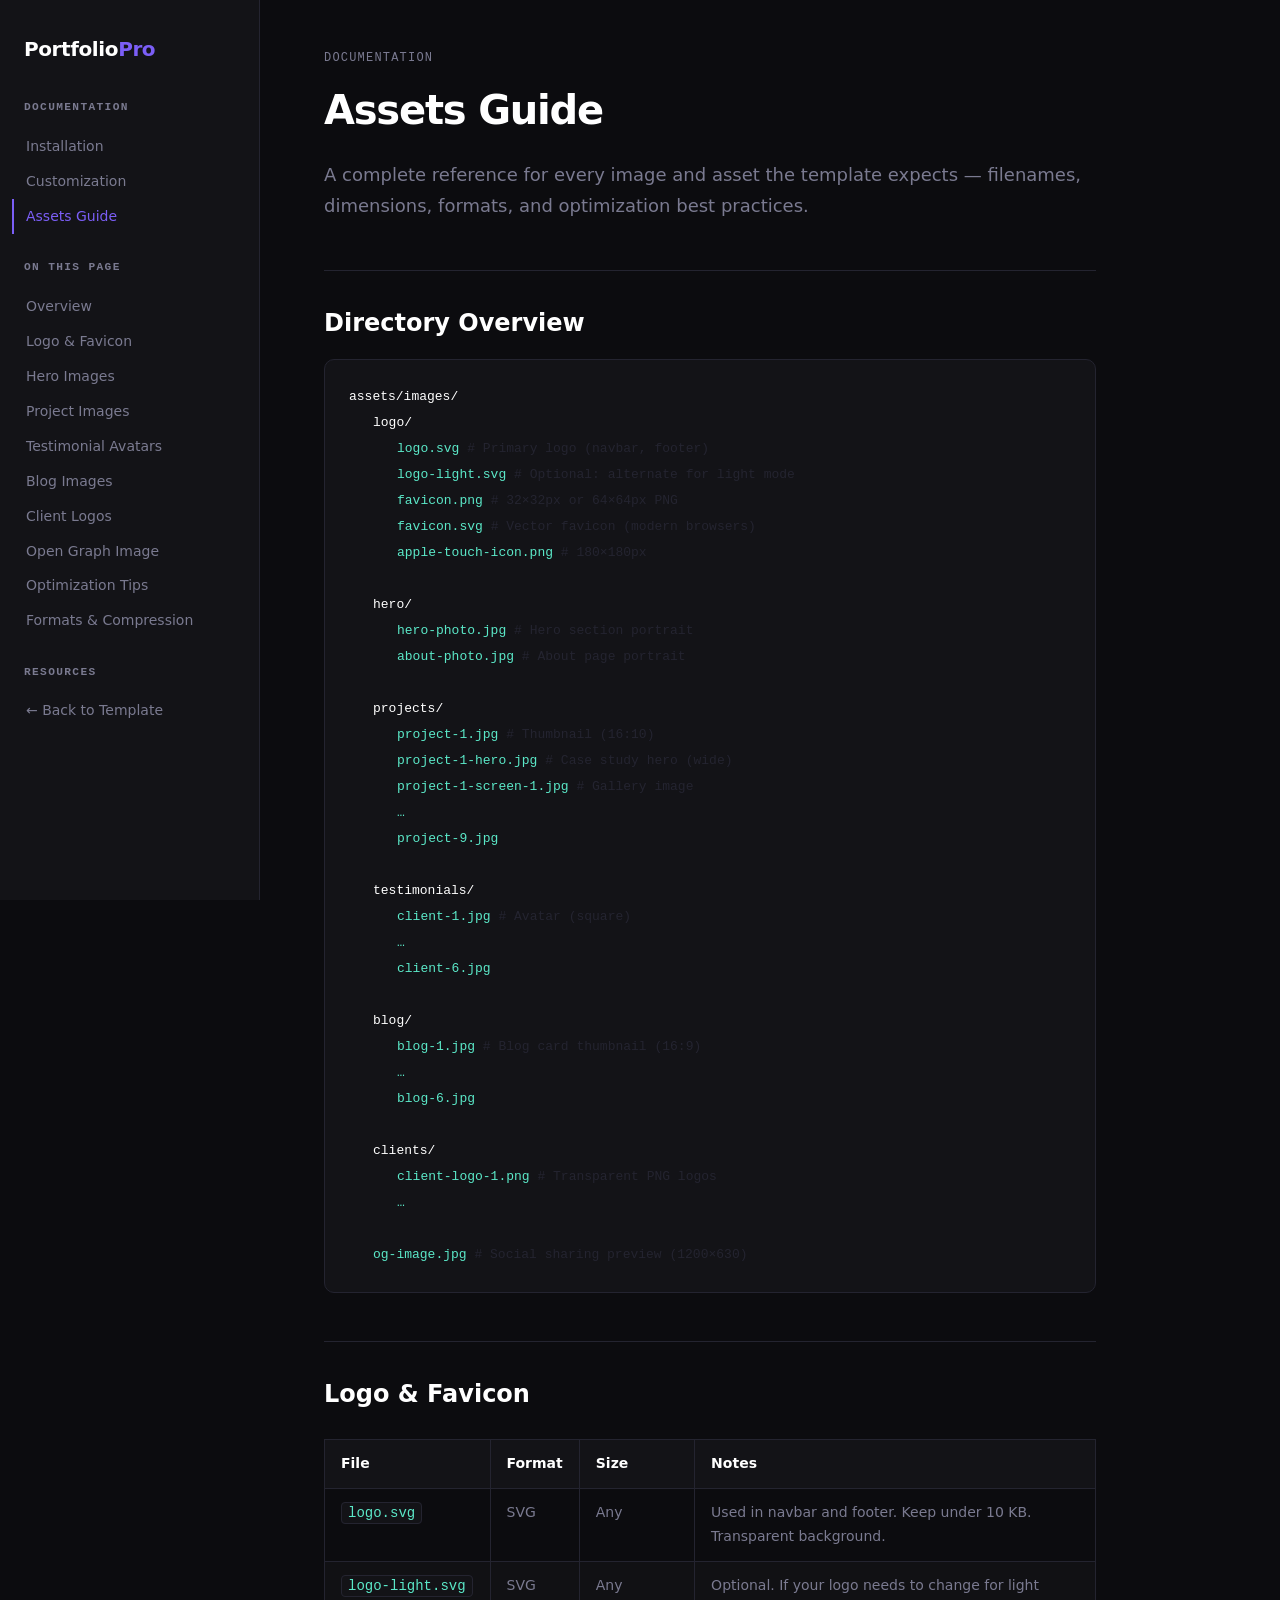
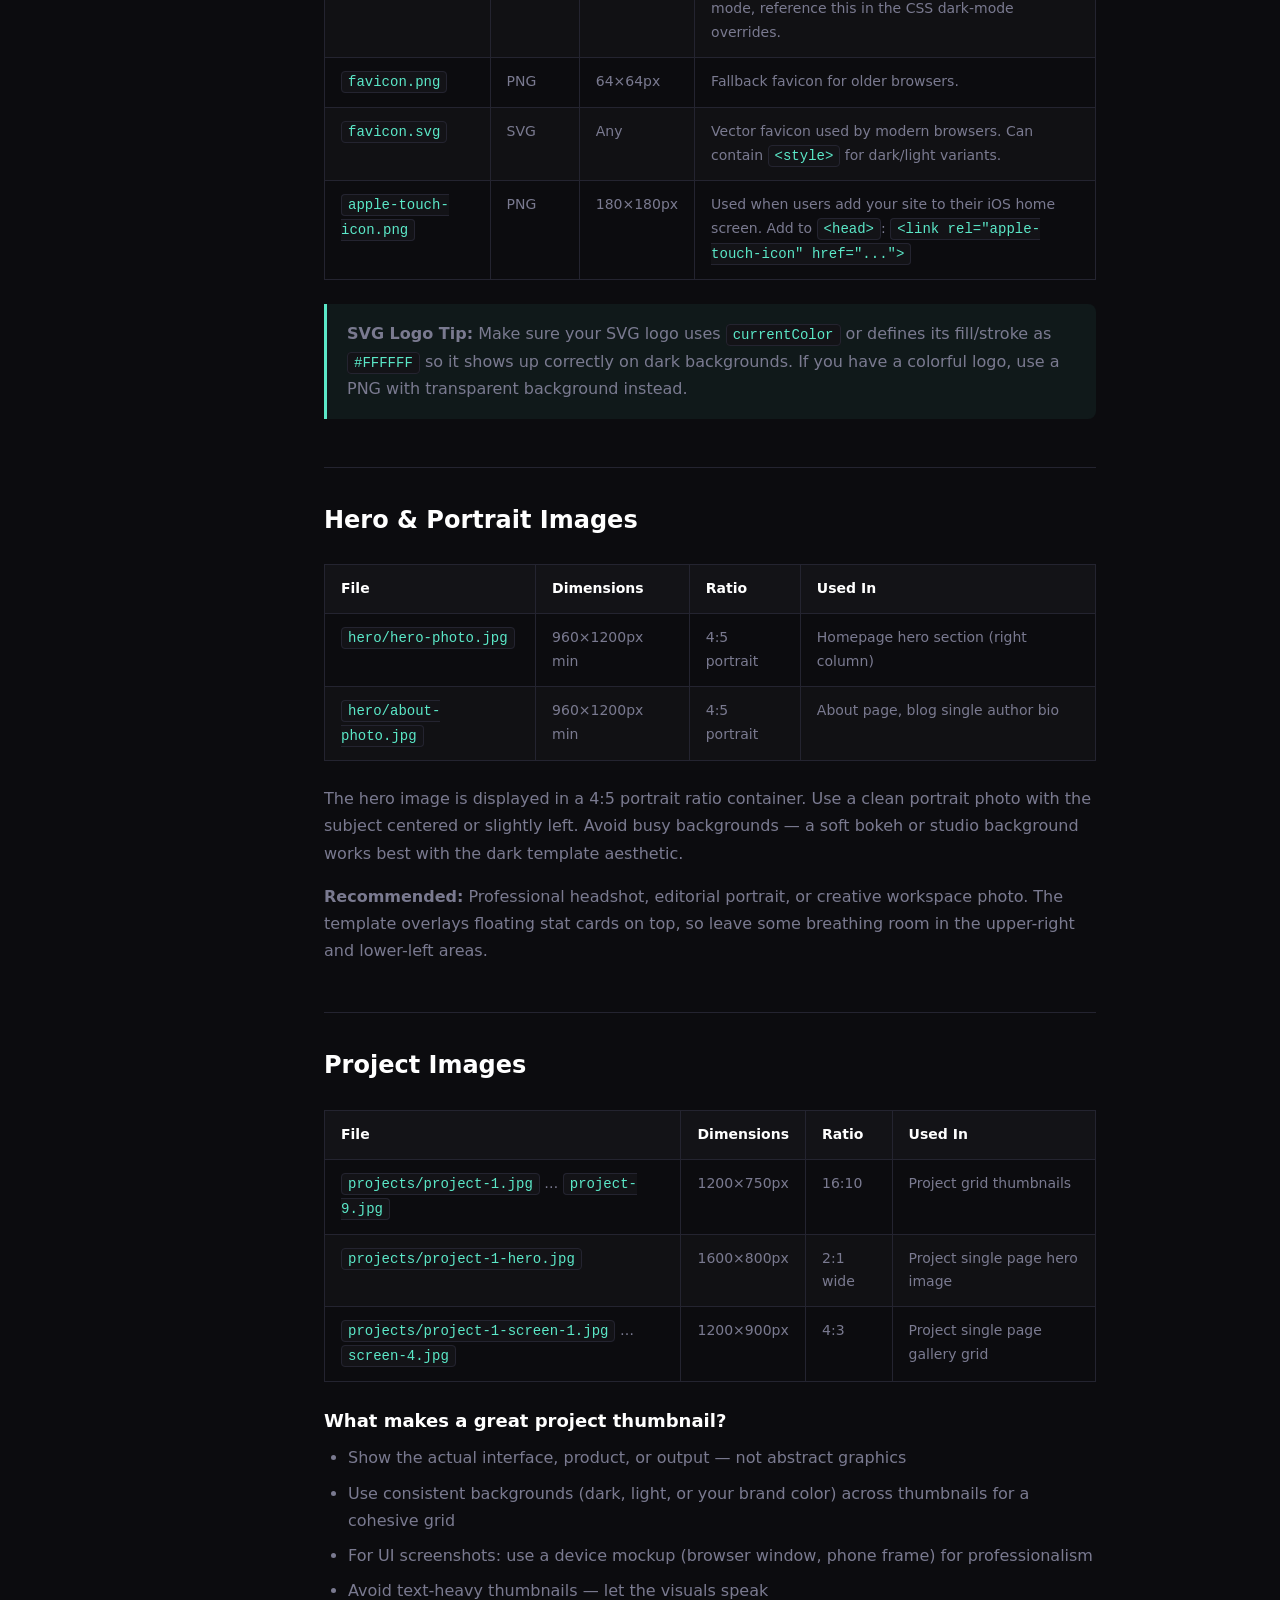
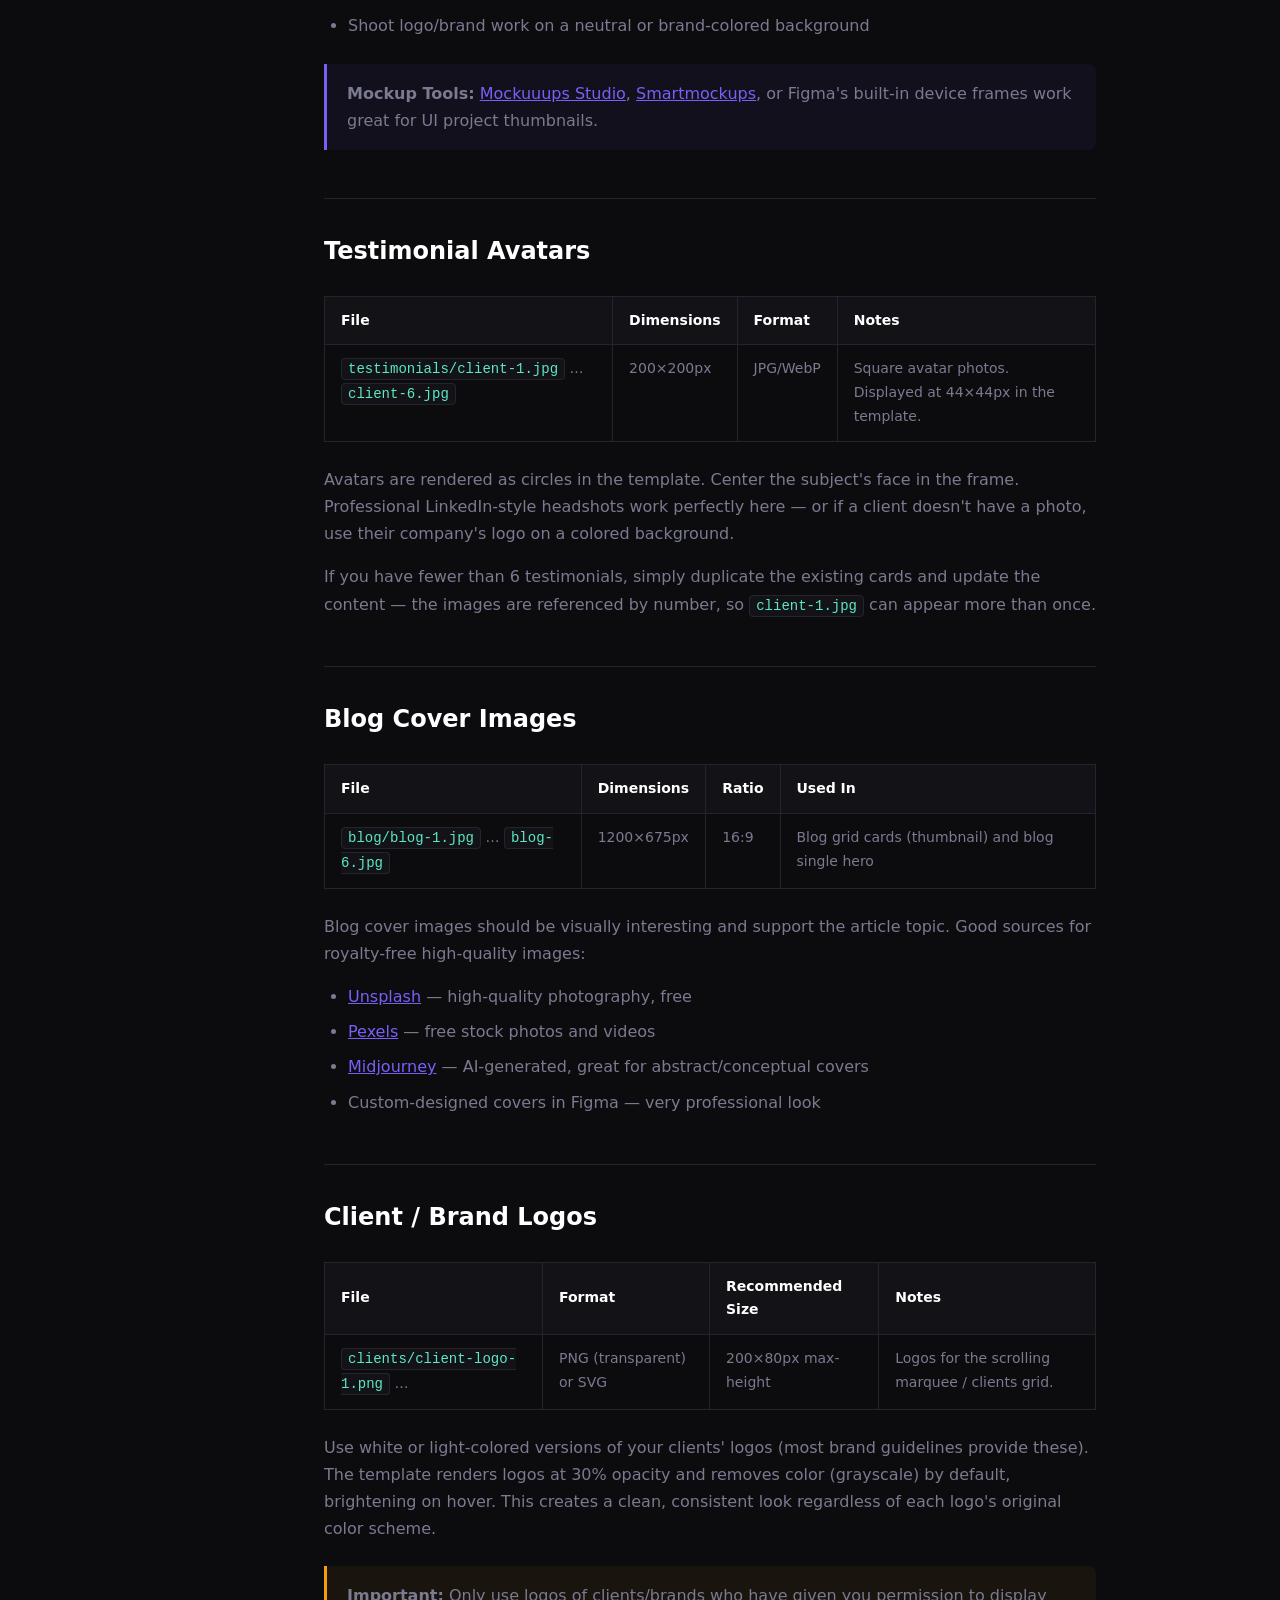
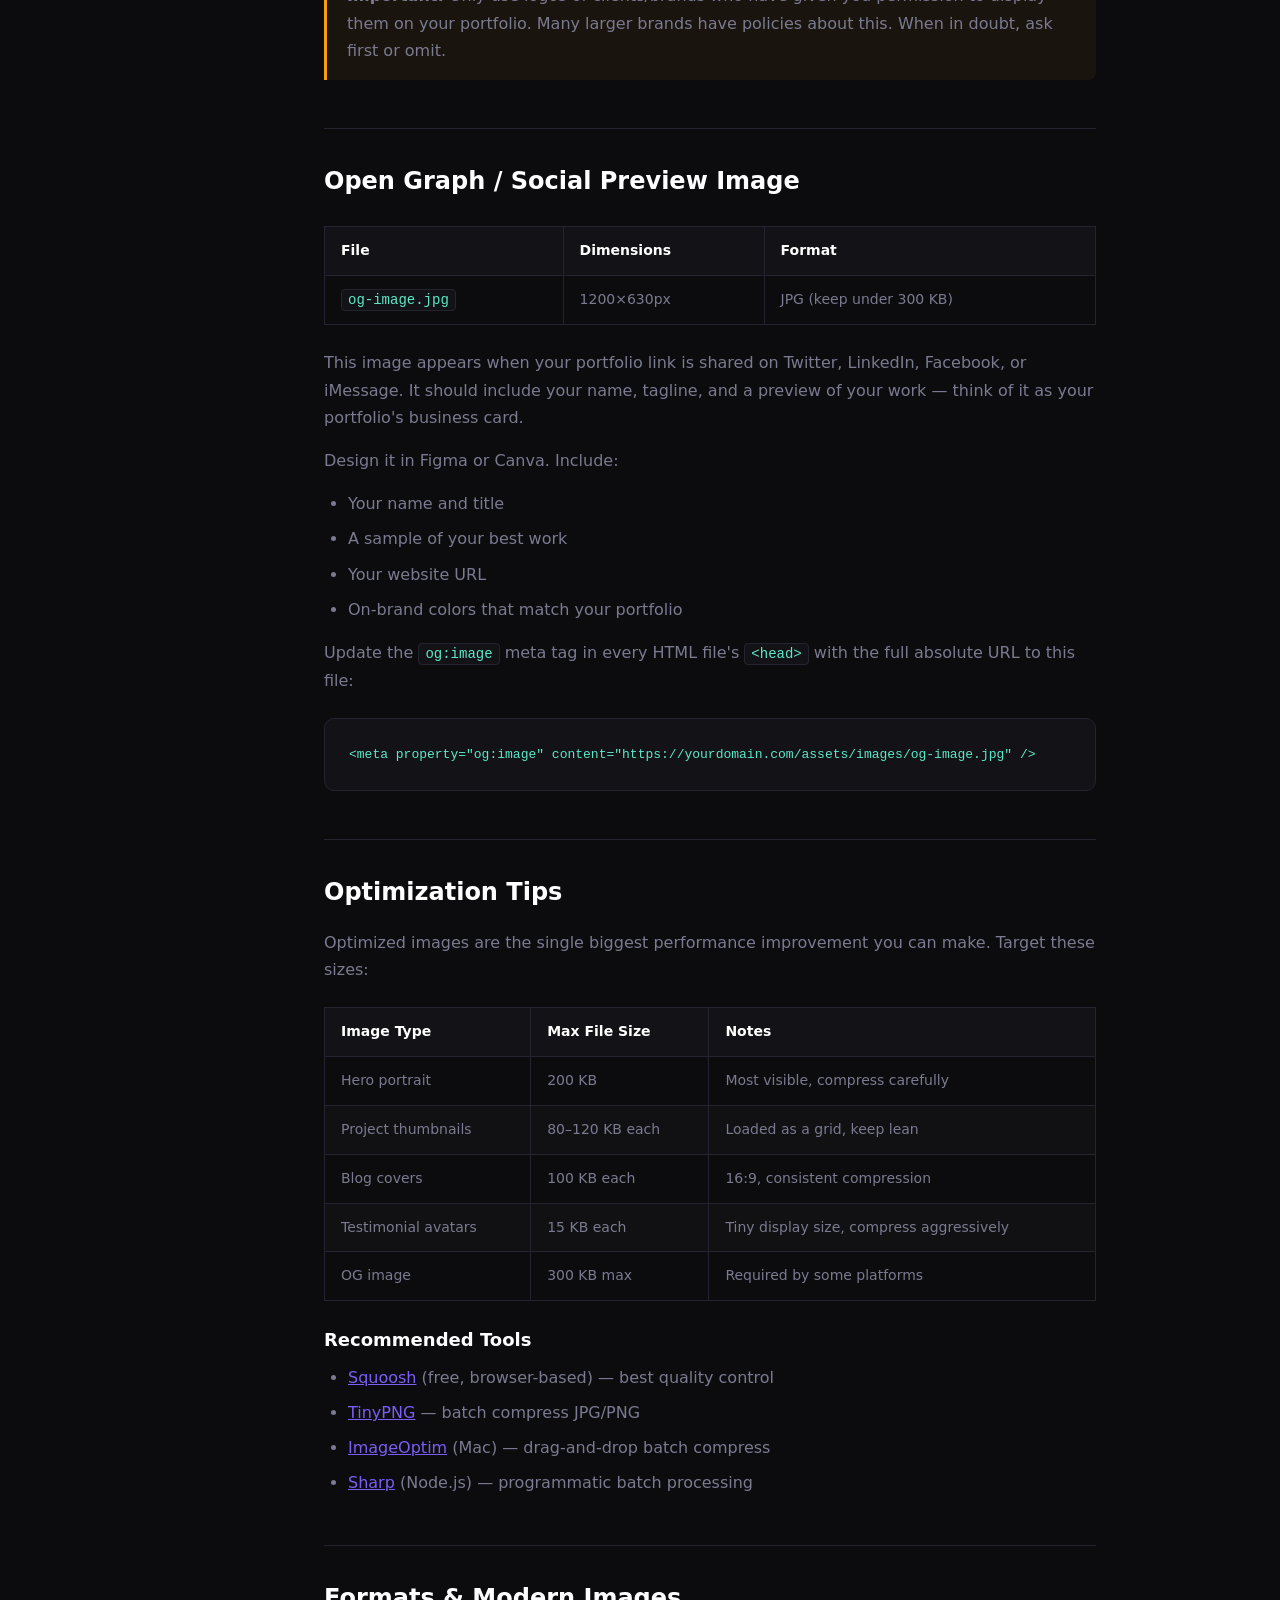
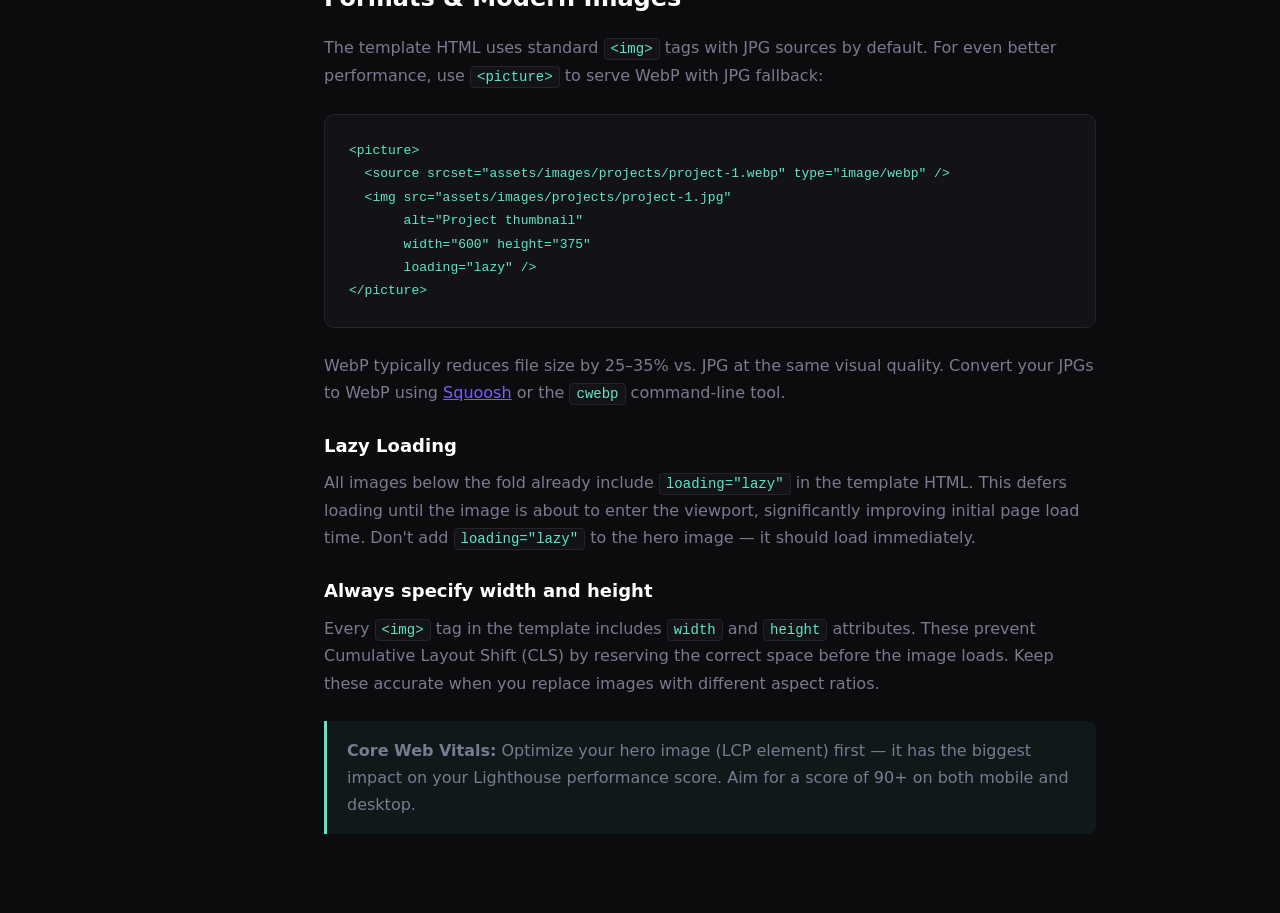
<file: portfolio-pro-template/documentation/assets-guide.html>
<!DOCTYPE html>
<html lang="en">
<head>
  <meta charset="UTF-8" />
  <meta name="viewport" content="width=device-width, initial-scale=1.0" />
  <title>Assets Guide — Portfolio Pro Template</title>
  <style>
    :root{--bg:#0C0C0F;--surface:#131317;--border:#242430;--accent:#7B5EF6;--accent2:#5BE8C8;--text:#E8E8F0;--muted:#7A7A90;--white:#fff;--mono:'JetBrains Mono','Fira Code',monospace;--sans:'Inter',system-ui,sans-serif;}
    *{box-sizing:border-box;margin:0;padding:0;}
    body{background:var(--bg);color:var(--text);font-family:var(--sans);line-height:1.7;}
    a{color:var(--accent);}
    .layout{display:flex;min-height:100vh;}
    .sidebar{width:260px;flex-shrink:0;background:var(--surface);border-right:1px solid var(--border);padding:2rem 1.5rem;position:sticky;top:0;height:100vh;overflow-y:auto;}
    .sidebar-logo{font-size:1.25rem;font-weight:800;color:var(--white);margin-bottom:2rem;letter-spacing:-.02em;}
    .sidebar-logo span{color:var(--accent);}
    .sidebar-section{margin-bottom:1.5rem;}
    .sidebar-section h4{font-size:.7rem;text-transform:uppercase;letter-spacing:.12em;color:var(--muted);margin-bottom:.75rem;font-family:var(--mono);}
    .sidebar-section a{display:block;font-size:.875rem;color:var(--muted);padding:.35rem 0;text-decoration:none;transition:color .2s;border-left:2px solid transparent;padding-left:.75rem;margin-left:-.75rem;}
    .sidebar-section a:hover,.sidebar-section a.active{color:var(--accent);border-left-color:var(--accent);}
    .content{flex:1;padding:3rem 4rem;max-width:900px;}
    h1{font-size:2.5rem;font-weight:800;color:var(--white);margin-bottom:1rem;letter-spacing:-.03em;}
    h2{font-size:1.5rem;font-weight:700;color:var(--white);margin:3rem 0 1rem;padding-top:2rem;border-top:1px solid var(--border);}
    h3{font-size:1.125rem;font-weight:600;color:var(--white);margin:1.5rem 0 .5rem;}
    p{color:var(--muted);margin-bottom:1rem;}
    ul,ol{color:var(--muted);padding-left:1.5rem;margin-bottom:1rem;}
    li{margin-bottom:.5rem;}
    code{font-family:var(--mono);font-size:.875rem;background:var(--surface);border:1px solid var(--border);border-radius:4px;padding:2px 6px;color:var(--accent2);}
    pre{background:var(--surface);border:1px solid var(--border);border-radius:10px;padding:1.5rem;overflow-x:auto;margin:1.5rem 0;}
    pre code{background:none;border:none;padding:0;color:var(--accent2);font-size:.8125rem;line-height:1.8;}
    .callout{border-left:3px solid var(--accent);background:rgba(123,94,246,.06);border-radius:0 8px 8px 0;padding:1rem 1.25rem;margin:1.5rem 0;}
    .callout p{margin:0;}
    .callout.tip{border-color:var(--accent2);background:rgba(91,232,200,.06);}
    .callout.warn{border-color:#f59e0b;background:rgba(245,158,11,.06);}
    table{width:100%;border-collapse:collapse;margin:1.5rem 0;font-size:.875rem;}
    th{background:var(--surface);color:var(--white);padding:.75rem 1rem;text-align:left;border:1px solid var(--border);}
    td{padding:.75rem 1rem;border:1px solid var(--border);color:var(--muted);vertical-align:top;}
    tr:nth-child(even) td{background:rgba(255,255,255,.02);}
    .file-tree{background:var(--surface);border:1px solid var(--border);border-radius:10px;padding:1.5rem;font-family:var(--mono);font-size:.8125rem;color:var(--muted);line-height:2;}
    .file-tree .dir{color:var(--white);}
    .file-tree .file{color:var(--accent2);}
    .file-tree .comment{color:var(--border);}
    @media(max-width:768px){.sidebar{display:none;}.content{padding:2rem 1.5rem;}}
  </style>
</head>
<body>
<div class="layout">
  <aside class="sidebar">
    <div class="sidebar-logo">Portfolio<span>Pro</span></div>
    <div class="sidebar-section">
      <h4>Documentation</h4>
      <a href="installation.html">Installation</a>
      <a href="customization.html">Customization</a>
      <a href="assets-guide.html" class="active">Assets Guide</a>
    </div>
    <div class="sidebar-section">
      <h4>On This Page</h4>
      <a href="#overview">Overview</a>
      <a href="#logo">Logo &amp; Favicon</a>
      <a href="#hero">Hero Images</a>
      <a href="#projects">Project Images</a>
      <a href="#testimonials">Testimonial Avatars</a>
      <a href="#blog">Blog Images</a>
      <a href="#clients">Client Logos</a>
      <a href="#og">Open Graph Image</a>
      <a href="#optimization">Optimization Tips</a>
      <a href="#formats">Formats &amp; Compression</a>
    </div>
    <div class="sidebar-section">
      <h4>Resources</h4>
      <a href="../index.html">← Back to Template</a>
    </div>
  </aside>

  <main class="content">
    <p style="font-family:var(--mono);font-size:.75rem;color:var(--muted);text-transform:uppercase;letter-spacing:.1em;margin-bottom:.5rem;">Documentation</p>
    <h1>Assets Guide</h1>
    <p style="font-size:1.125rem;">A complete reference for every image and asset the template expects — filenames, dimensions, formats, and optimization best practices.</p>

    <!-- ── OVERVIEW ── -->
    <h2 id="overview">Directory Overview</h2>
    <div class="file-tree">
      <span class="dir">assets/images/</span><br/>
      <span style="padding-left:1.5rem;" class="dir">logo/</span><br/>
      <span style="padding-left:3rem;" class="file">logo.svg</span>   <span class="comment"># Primary logo (navbar, footer)</span><br/>
      <span style="padding-left:3rem;" class="file">logo-light.svg</span> <span class="comment"># Optional: alternate for light mode</span><br/>
      <span style="padding-left:3rem;" class="file">favicon.png</span> <span class="comment"># 32×32px or 64×64px PNG</span><br/>
      <span style="padding-left:3rem;" class="file">favicon.svg</span> <span class="comment"># Vector favicon (modern browsers)</span><br/>
      <span style="padding-left:3rem;" class="file">apple-touch-icon.png</span> <span class="comment"># 180×180px</span><br/>
      <br/>
      <span style="padding-left:1.5rem;" class="dir">hero/</span><br/>
      <span style="padding-left:3rem;" class="file">hero-photo.jpg</span>   <span class="comment"># Hero section portrait</span><br/>
      <span style="padding-left:3rem;" class="file">about-photo.jpg</span>  <span class="comment"># About page portrait</span><br/>
      <br/>
      <span style="padding-left:1.5rem;" class="dir">projects/</span><br/>
      <span style="padding-left:3rem;" class="file">project-1.jpg</span>         <span class="comment"># Thumbnail (16:10)</span><br/>
      <span style="padding-left:3rem;" class="file">project-1-hero.jpg</span>    <span class="comment"># Case study hero (wide)</span><br/>
      <span style="padding-left:3rem;" class="file">project-1-screen-1.jpg</span> <span class="comment"># Gallery image</span><br/>
      <span style="padding-left:3rem;" class="file">…</span><br/>
      <span style="padding-left:3rem;" class="file">project-9.jpg</span><br/>
      <br/>
      <span style="padding-left:1.5rem;" class="dir">testimonials/</span><br/>
      <span style="padding-left:3rem;" class="file">client-1.jpg</span> <span class="comment"># Avatar (square)</span><br/>
      <span style="padding-left:3rem;" class="file">…</span><br/>
      <span style="padding-left:3rem;" class="file">client-6.jpg</span><br/>
      <br/>
      <span style="padding-left:1.5rem;" class="dir">blog/</span><br/>
      <span style="padding-left:3rem;" class="file">blog-1.jpg</span> <span class="comment"># Blog card thumbnail (16:9)</span><br/>
      <span style="padding-left:3rem;" class="file">…</span><br/>
      <span style="padding-left:3rem;" class="file">blog-6.jpg</span><br/>
      <br/>
      <span style="padding-left:1.5rem;" class="dir">clients/</span><br/>
      <span style="padding-left:3rem;" class="file">client-logo-1.png</span> <span class="comment"># Transparent PNG logos</span><br/>
      <span style="padding-left:3rem;" class="file">…</span><br/>
      <br/>
      <span style="padding-left:1.5rem;" class="file">og-image.jpg</span> <span class="comment"># Social sharing preview (1200×630)</span><br/>
    </div>

    <!-- ── LOGO ── -->
    <h2 id="logo">Logo &amp; Favicon</h2>
    <table>
      <thead><tr><th>File</th><th>Format</th><th>Size</th><th>Notes</th></tr></thead>
      <tbody>
        <tr><td><code>logo.svg</code></td><td>SVG</td><td>Any</td><td>Used in navbar and footer. Keep under 10 KB. Transparent background.</td></tr>
        <tr><td><code>logo-light.svg</code></td><td>SVG</td><td>Any</td><td>Optional. If your logo needs to change for light mode, reference this in the CSS dark-mode overrides.</td></tr>
        <tr><td><code>favicon.png</code></td><td>PNG</td><td>64×64px</td><td>Fallback favicon for older browsers.</td></tr>
        <tr><td><code>favicon.svg</code></td><td>SVG</td><td>Any</td><td>Vector favicon used by modern browsers. Can contain <code>&lt;style&gt;</code> for dark/light variants.</td></tr>
        <tr><td><code>apple-touch-icon.png</code></td><td>PNG</td><td>180×180px</td><td>Used when users add your site to their iOS home screen. Add to <code>&lt;head&gt;</code>: <code>&lt;link rel="apple-touch-icon" href="..."&gt;</code></td></tr>
      </tbody>
    </table>

    <div class="callout tip">
      <p><strong>SVG Logo Tip:</strong> Make sure your SVG logo uses <code>currentColor</code> or defines its fill/stroke as <code>#FFFFFF</code> so it shows up correctly on dark backgrounds. If you have a colorful logo, use a PNG with transparent background instead.</p>
    </div>

    <!-- ── HERO ── -->
    <h2 id="hero">Hero &amp; Portrait Images</h2>
    <table>
      <thead><tr><th>File</th><th>Dimensions</th><th>Ratio</th><th>Used In</th></tr></thead>
      <tbody>
        <tr><td><code>hero/hero-photo.jpg</code></td><td>960×1200px min</td><td>4:5 portrait</td><td>Homepage hero section (right column)</td></tr>
        <tr><td><code>hero/about-photo.jpg</code></td><td>960×1200px min</td><td>4:5 portrait</td><td>About page, blog single author bio</td></tr>
      </tbody>
    </table>
    <p>The hero image is displayed in a 4:5 portrait ratio container. Use a clean portrait photo with the subject centered or slightly left. Avoid busy backgrounds — a soft bokeh or studio background works best with the dark template aesthetic.</p>
    <p><strong>Recommended:</strong> Professional headshot, editorial portrait, or creative workspace photo. The template overlays floating stat cards on top, so leave some breathing room in the upper-right and lower-left areas.</p>

    <!-- ── PROJECTS ── -->
    <h2 id="projects">Project Images</h2>
    <table>
      <thead><tr><th>File</th><th>Dimensions</th><th>Ratio</th><th>Used In</th></tr></thead>
      <tbody>
        <tr><td><code>projects/project-1.jpg</code> … <code>project-9.jpg</code></td><td>1200×750px</td><td>16:10</td><td>Project grid thumbnails</td></tr>
        <tr><td><code>projects/project-1-hero.jpg</code></td><td>1600×800px</td><td>2:1 wide</td><td>Project single page hero image</td></tr>
        <tr><td><code>projects/project-1-screen-1.jpg</code> … <code>screen-4.jpg</code></td><td>1200×900px</td><td>4:3</td><td>Project single page gallery grid</td></tr>
      </tbody>
    </table>

    <h3>What makes a great project thumbnail?</h3>
    <ul>
      <li>Show the actual interface, product, or output — not abstract graphics</li>
      <li>Use consistent backgrounds (dark, light, or your brand color) across thumbnails for a cohesive grid</li>
      <li>For UI screenshots: use a device mockup (browser window, phone frame) for professionalism</li>
      <li>Avoid text-heavy thumbnails — let the visuals speak</li>
      <li>Shoot logo/brand work on a neutral or brand-colored background</li>
    </ul>

    <div class="callout">
      <p><strong>Mockup Tools:</strong> <a href="https://mockuuups.studio" target="_blank" rel="noopener">Mockuuups Studio</a>, <a href="https://smartmockups.com" target="_blank" rel="noopener">Smartmockups</a>, or Figma's built-in device frames work great for UI project thumbnails.</p>
    </div>

    <!-- ── TESTIMONIALS ── -->
    <h2 id="testimonials">Testimonial Avatars</h2>
    <table>
      <thead><tr><th>File</th><th>Dimensions</th><th>Format</th><th>Notes</th></tr></thead>
      <tbody>
        <tr><td><code>testimonials/client-1.jpg</code> … <code>client-6.jpg</code></td><td>200×200px</td><td>JPG/WebP</td><td>Square avatar photos. Displayed at 44×44px in the template.</td></tr>
      </tbody>
    </table>
    <p>Avatars are rendered as circles in the template. Center the subject's face in the frame. Professional LinkedIn-style headshots work perfectly here — or if a client doesn't have a photo, use their company's logo on a colored background.</p>
    <p>If you have fewer than 6 testimonials, simply duplicate the existing cards and update the content — the images are referenced by number, so <code>client-1.jpg</code> can appear more than once.</p>

    <!-- ── BLOG ── -->
    <h2 id="blog">Blog Cover Images</h2>
    <table>
      <thead><tr><th>File</th><th>Dimensions</th><th>Ratio</th><th>Used In</th></tr></thead>
      <tbody>
        <tr><td><code>blog/blog-1.jpg</code> … <code>blog-6.jpg</code></td><td>1200×675px</td><td>16:9</td><td>Blog grid cards (thumbnail) and blog single hero</td></tr>
      </tbody>
    </table>
    <p>Blog cover images should be visually interesting and support the article topic. Good sources for royalty-free high-quality images:</p>
    <ul>
      <li><a href="https://unsplash.com" target="_blank" rel="noopener">Unsplash</a> — high-quality photography, free</li>
      <li><a href="https://pexels.com" target="_blank" rel="noopener">Pexels</a> — free stock photos and videos</li>
      <li><a href="https://midjourney.com" target="_blank" rel="noopener">Midjourney</a> — AI-generated, great for abstract/conceptual covers</li>
      <li>Custom-designed covers in Figma — very professional look</li>
    </ul>

    <!-- ── CLIENTS ── -->
    <h2 id="clients">Client / Brand Logos</h2>
    <table>
      <thead><tr><th>File</th><th>Format</th><th>Recommended Size</th><th>Notes</th></tr></thead>
      <tbody>
        <tr><td><code>clients/client-logo-1.png</code> … </td><td>PNG (transparent) or SVG</td><td>200×80px max-height</td><td>Logos for the scrolling marquee / clients grid.</td></tr>
      </tbody>
    </table>
    <p>Use white or light-colored versions of your clients' logos (most brand guidelines provide these). The template renders logos at 30% opacity and removes color (grayscale) by default, brightening on hover. This creates a clean, consistent look regardless of each logo's original color scheme.</p>

    <div class="callout warn">
      <p><strong>Important:</strong> Only use logos of clients/brands who have given you permission to display them on your portfolio. Many larger brands have policies about this. When in doubt, ask first or omit.</p>
    </div>

    <!-- ── OG ── -->
    <h2 id="og">Open Graph / Social Preview Image</h2>
    <table>
      <thead><tr><th>File</th><th>Dimensions</th><th>Format</th></tr></thead>
      <tbody>
        <tr><td><code>og-image.jpg</code></td><td>1200×630px</td><td>JPG (keep under 300 KB)</td></tr>
      </tbody>
    </table>
    <p>This image appears when your portfolio link is shared on Twitter, LinkedIn, Facebook, or iMessage. It should include your name, tagline, and a preview of your work — think of it as your portfolio's business card.</p>
    <p>Design it in Figma or Canva. Include:</p>
    <ul>
      <li>Your name and title</li>
      <li>A sample of your best work</li>
      <li>Your website URL</li>
      <li>On-brand colors that match your portfolio</li>
    </ul>
    <p>Update the <code>og:image</code> meta tag in every HTML file's <code>&lt;head&gt;</code> with the full absolute URL to this file:</p>
    <pre><code>&lt;meta property="og:image" content="https://yourdomain.com/assets/images/og-image.jpg" /&gt;</code></pre>

    <!-- ── OPTIMIZATION ── -->
    <h2 id="optimization">Optimization Tips</h2>
    <p>Optimized images are the single biggest performance improvement you can make. Target these sizes:</p>
    <table>
      <thead><tr><th>Image Type</th><th>Max File Size</th><th>Notes</th></tr></thead>
      <tbody>
        <tr><td>Hero portrait</td><td>200 KB</td><td>Most visible, compress carefully</td></tr>
        <tr><td>Project thumbnails</td><td>80–120 KB each</td><td>Loaded as a grid, keep lean</td></tr>
        <tr><td>Blog covers</td><td>100 KB each</td><td>16:9, consistent compression</td></tr>
        <tr><td>Testimonial avatars</td><td>15 KB each</td><td>Tiny display size, compress aggressively</td></tr>
        <tr><td>OG image</td><td>300 KB max</td><td>Required by some platforms</td></tr>
      </tbody>
    </table>

    <h3>Recommended Tools</h3>
    <ul>
      <li><a href="https://squoosh.app" target="_blank" rel="noopener">Squoosh</a> (free, browser-based) — best quality control</li>
      <li><a href="https://tinypng.com" target="_blank" rel="noopener">TinyPNG</a> — batch compress JPG/PNG</li>
      <li><a href="https://imageoptim.com" target="_blank" rel="noopener">ImageOptim</a> (Mac) — drag-and-drop batch compress</li>
      <li><a href="https://sharp.pixelplumbing.com" target="_blank" rel="noopener">Sharp</a> (Node.js) — programmatic batch processing</li>
    </ul>

    <!-- ── FORMATS ── -->
    <h2 id="formats">Formats &amp; Modern Images</h2>
    <p>The template HTML uses standard <code>&lt;img&gt;</code> tags with JPG sources by default. For even better performance, use <code>&lt;picture&gt;</code> to serve WebP with JPG fallback:</p>
    <pre><code>&lt;picture&gt;
  &lt;source srcset="assets/images/projects/project-1.webp" type="image/webp" /&gt;
  &lt;img src="assets/images/projects/project-1.jpg"
       alt="Project thumbnail"
       width="600" height="375"
       loading="lazy" /&gt;
&lt;/picture&gt;</code></pre>
    <p>WebP typically reduces file size by 25–35% vs. JPG at the same visual quality. Convert your JPGs to WebP using <a href="https://squoosh.app" target="_blank" rel="noopener">Squoosh</a> or the <code>cwebp</code> command-line tool.</p>

    <h3>Lazy Loading</h3>
    <p>All images below the fold already include <code>loading="lazy"</code> in the template HTML. This defers loading until the image is about to enter the viewport, significantly improving initial page load time. Don't add <code>loading="lazy"</code> to the hero image — it should load immediately.</p>

    <h3>Always specify width and height</h3>
    <p>Every <code>&lt;img&gt;</code> tag in the template includes <code>width</code> and <code>height</code> attributes. These prevent Cumulative Layout Shift (CLS) by reserving the correct space before the image loads. Keep these accurate when you replace images with different aspect ratios.</p>

    <div class="callout tip">
      <p><strong>Core Web Vitals:</strong> Optimize your hero image (LCP element) first — it has the biggest impact on your Lighthouse performance score. Aim for a score of 90+ on both mobile and desktop.</p>
    </div>
  </main>
</div>
</body>
</html>
</file>
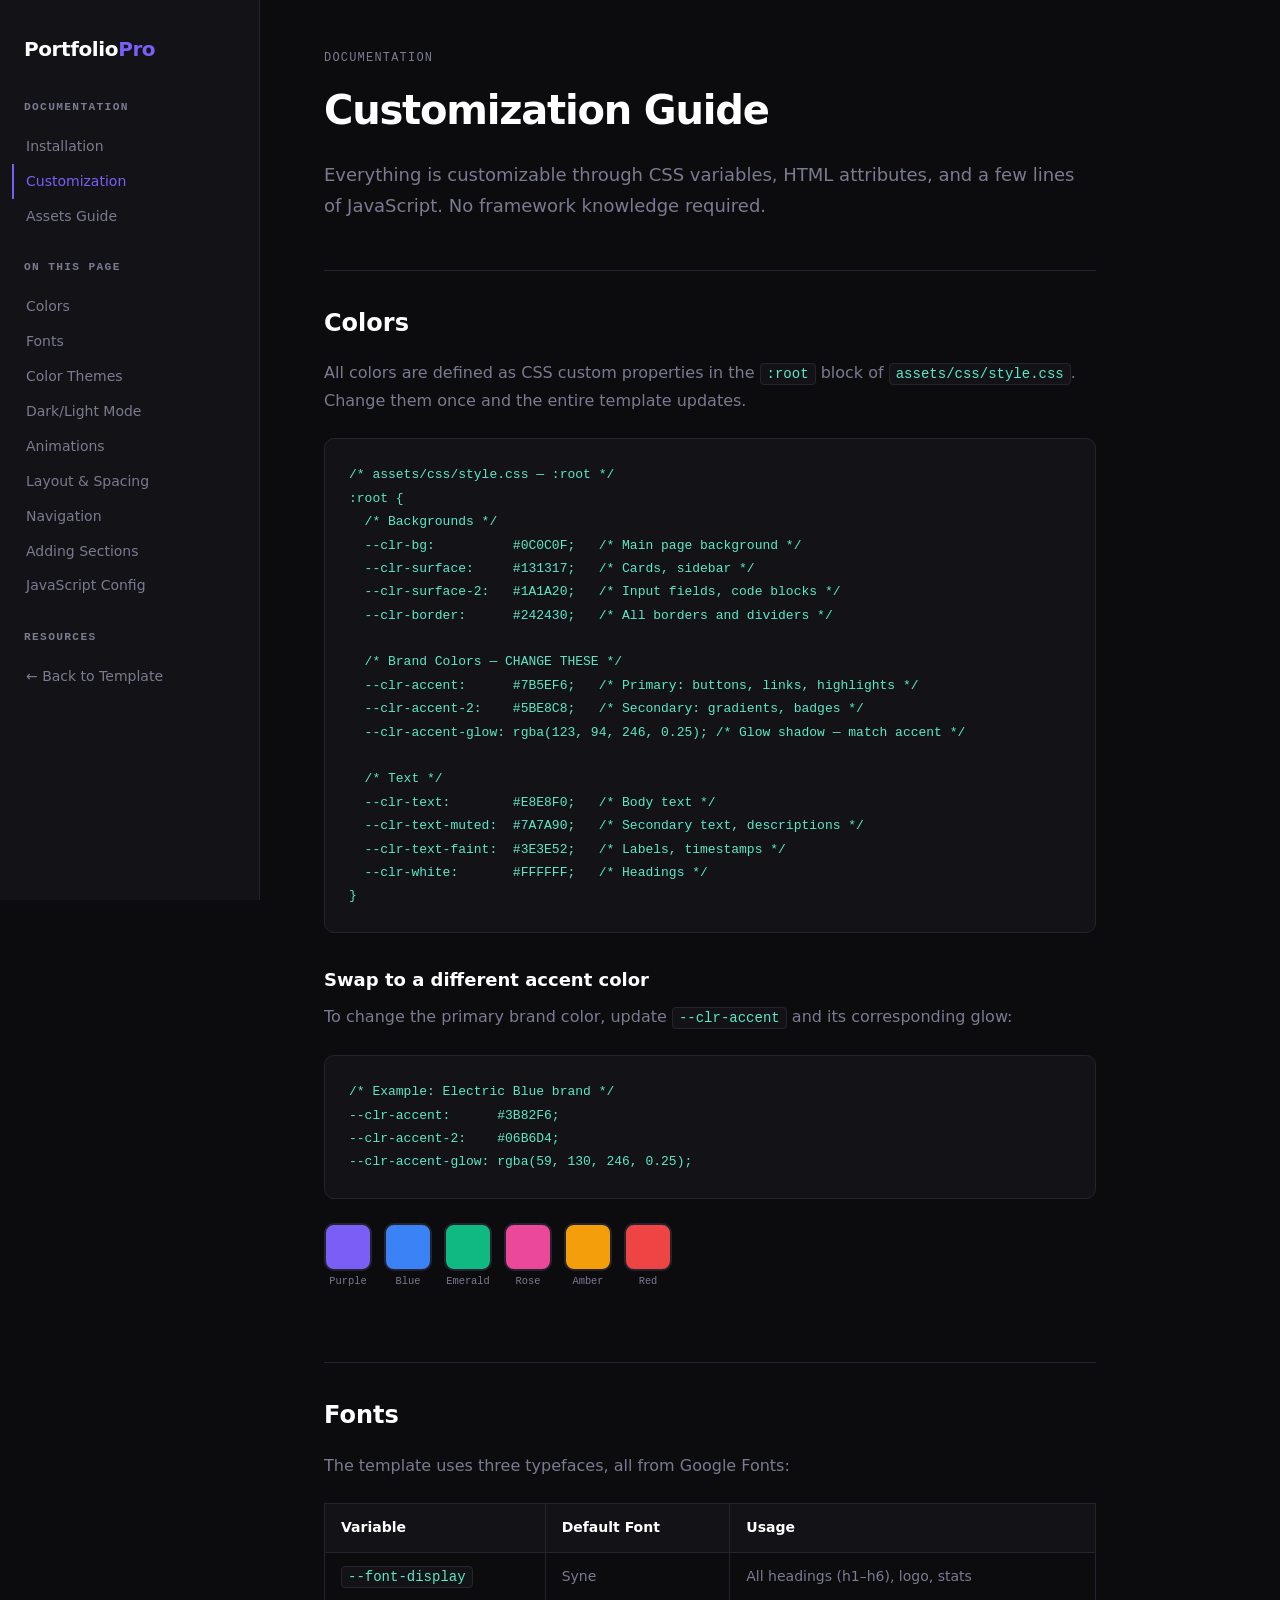
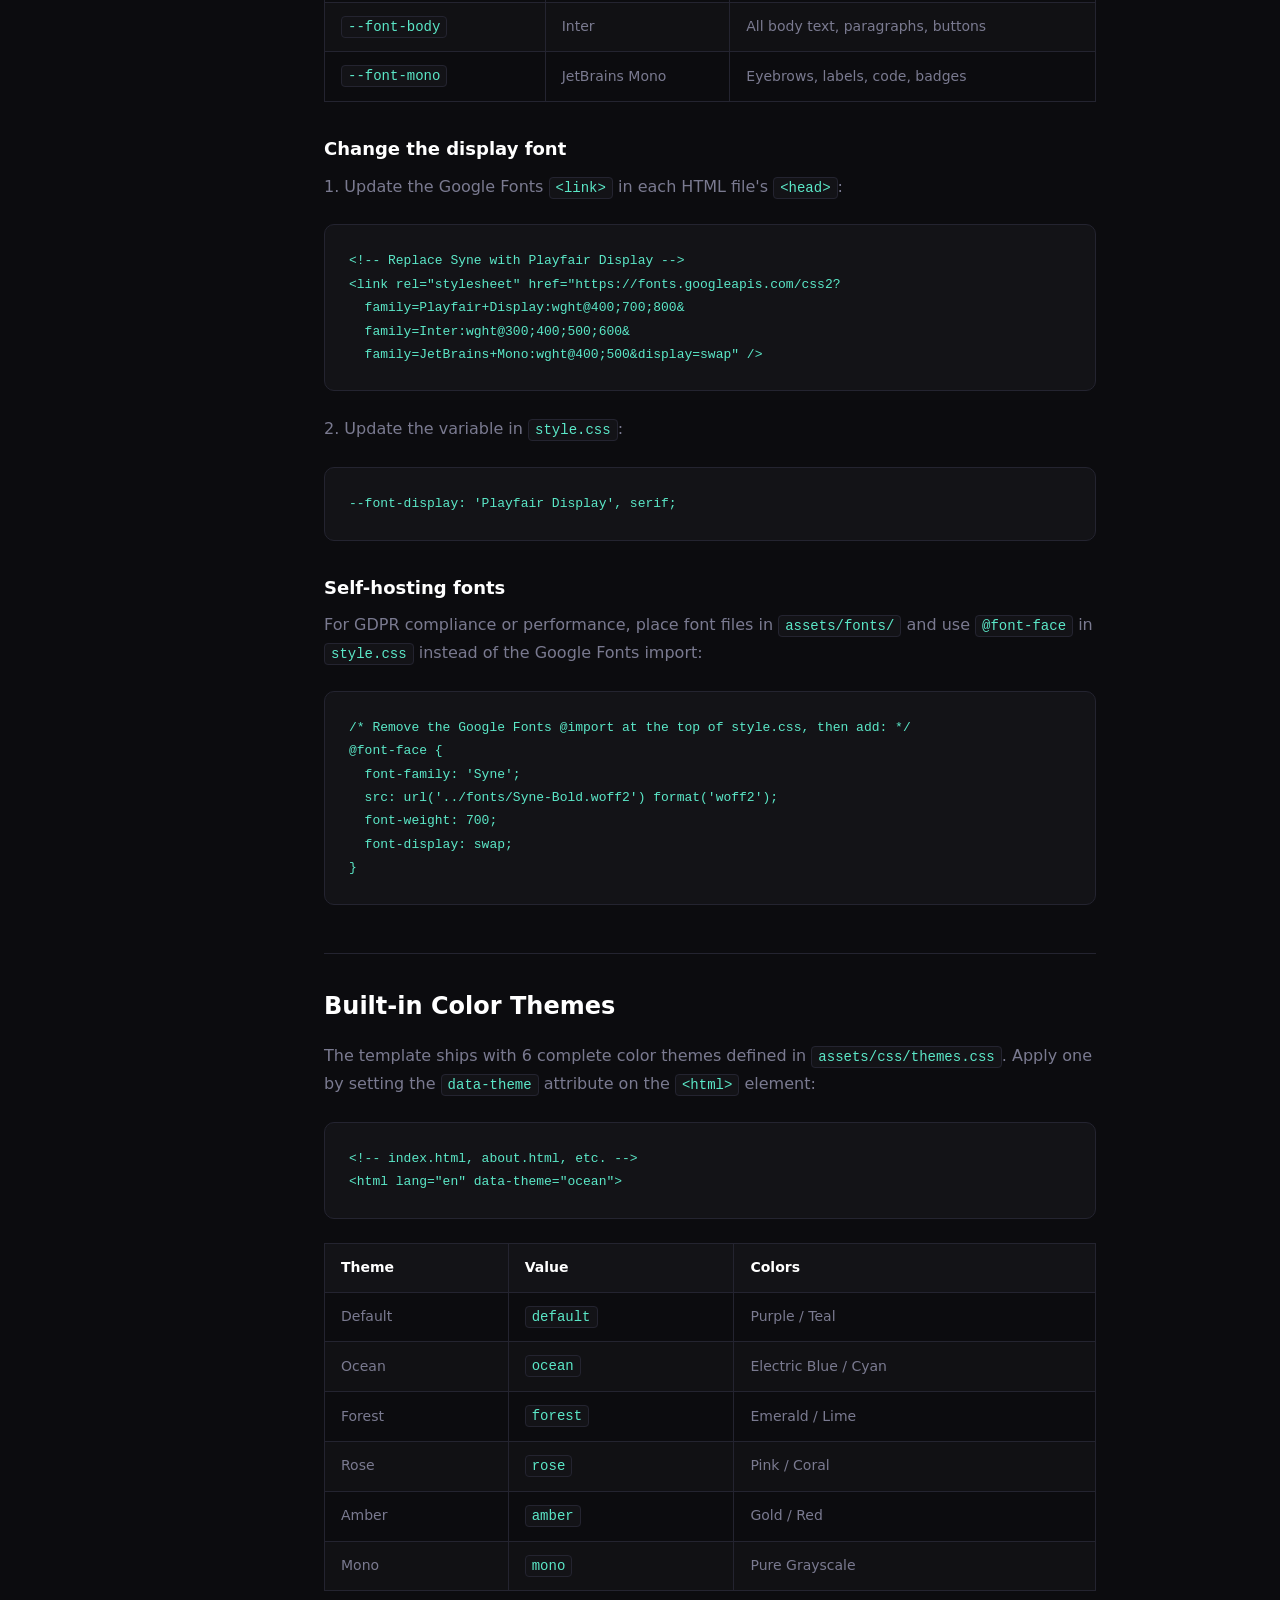
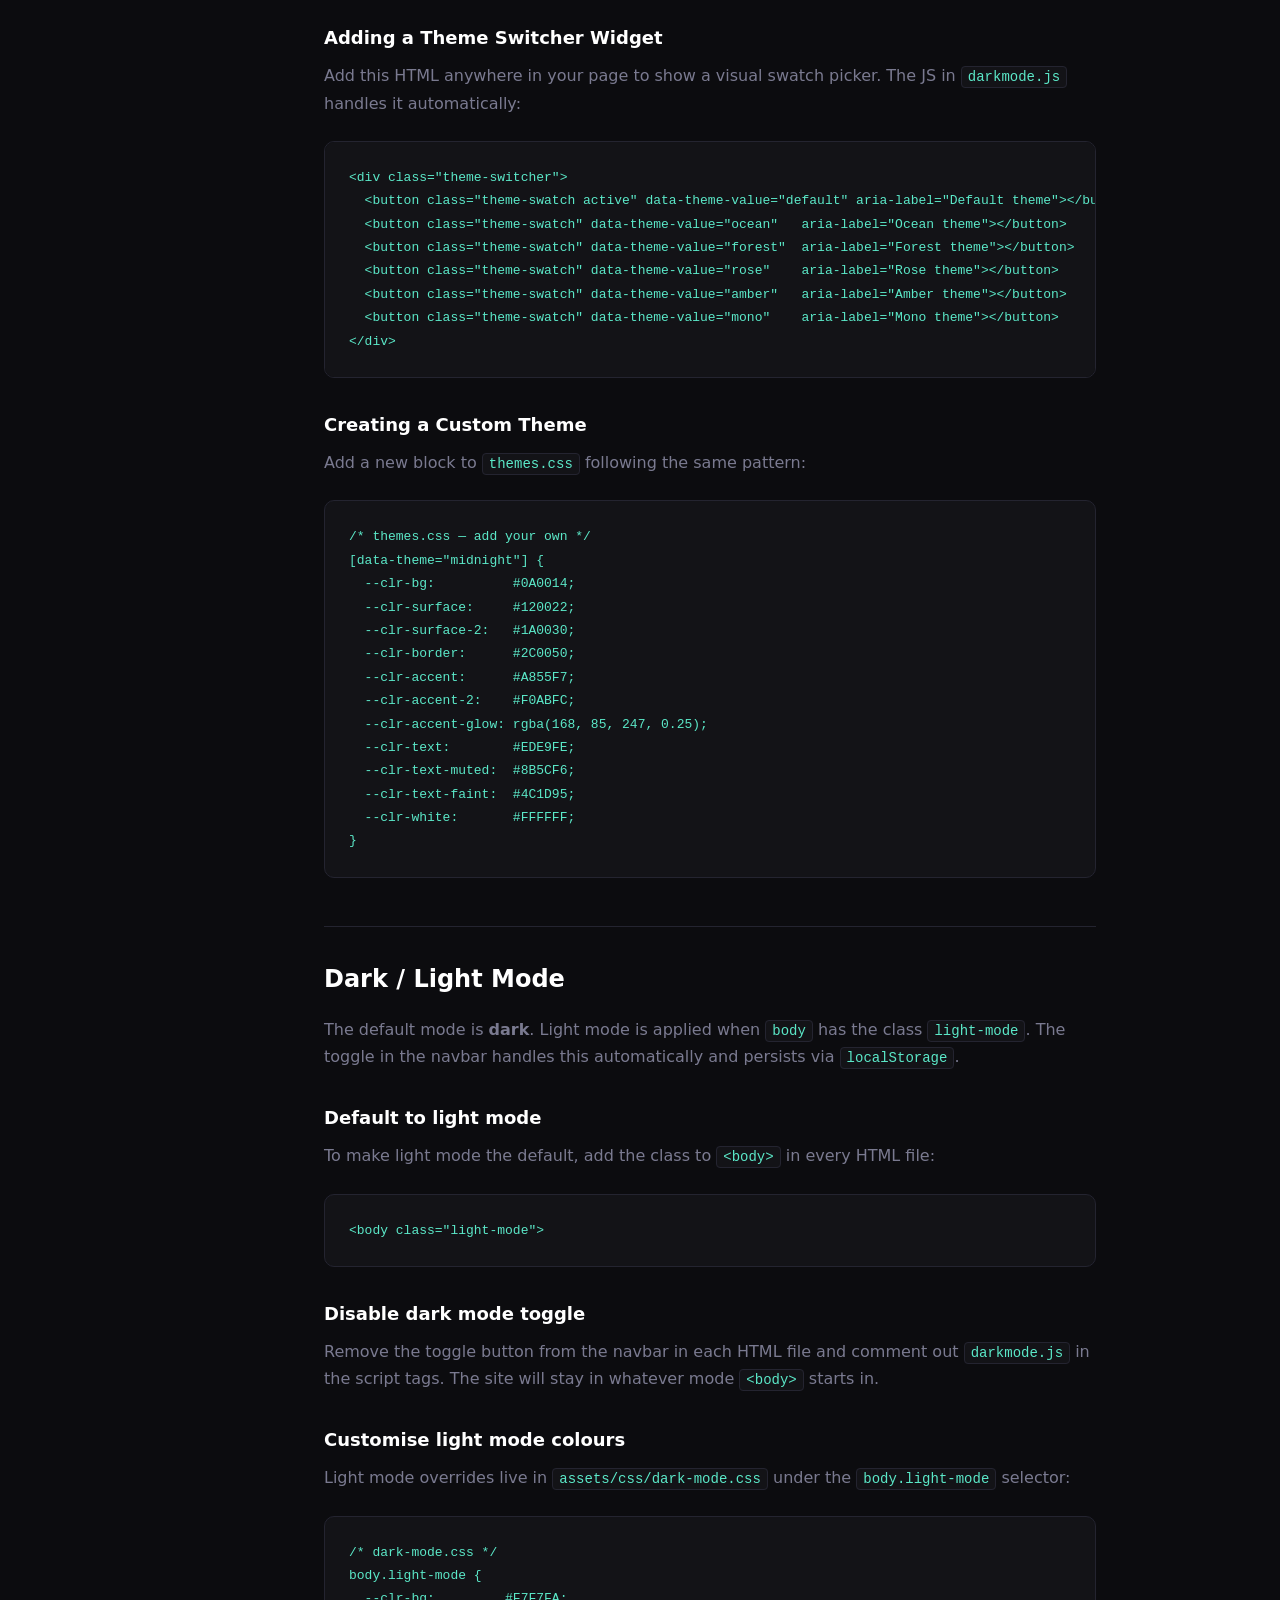
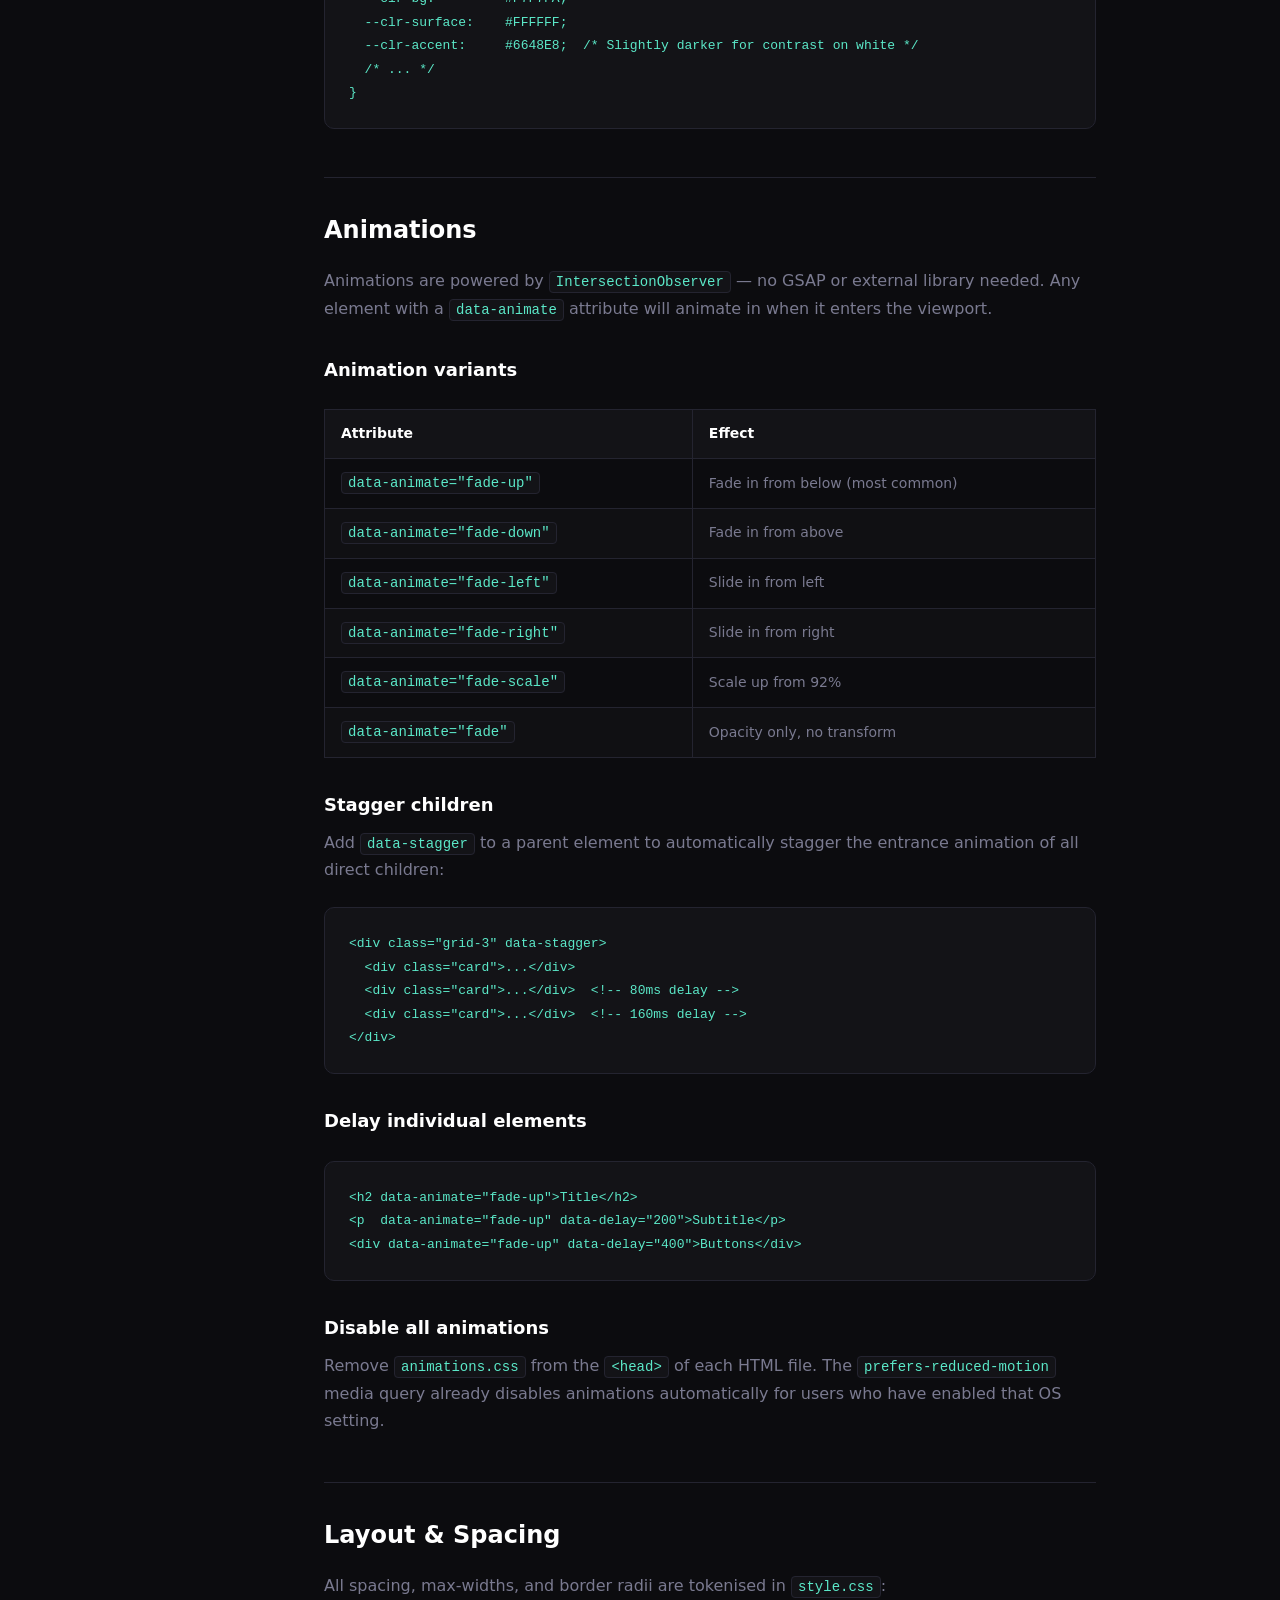
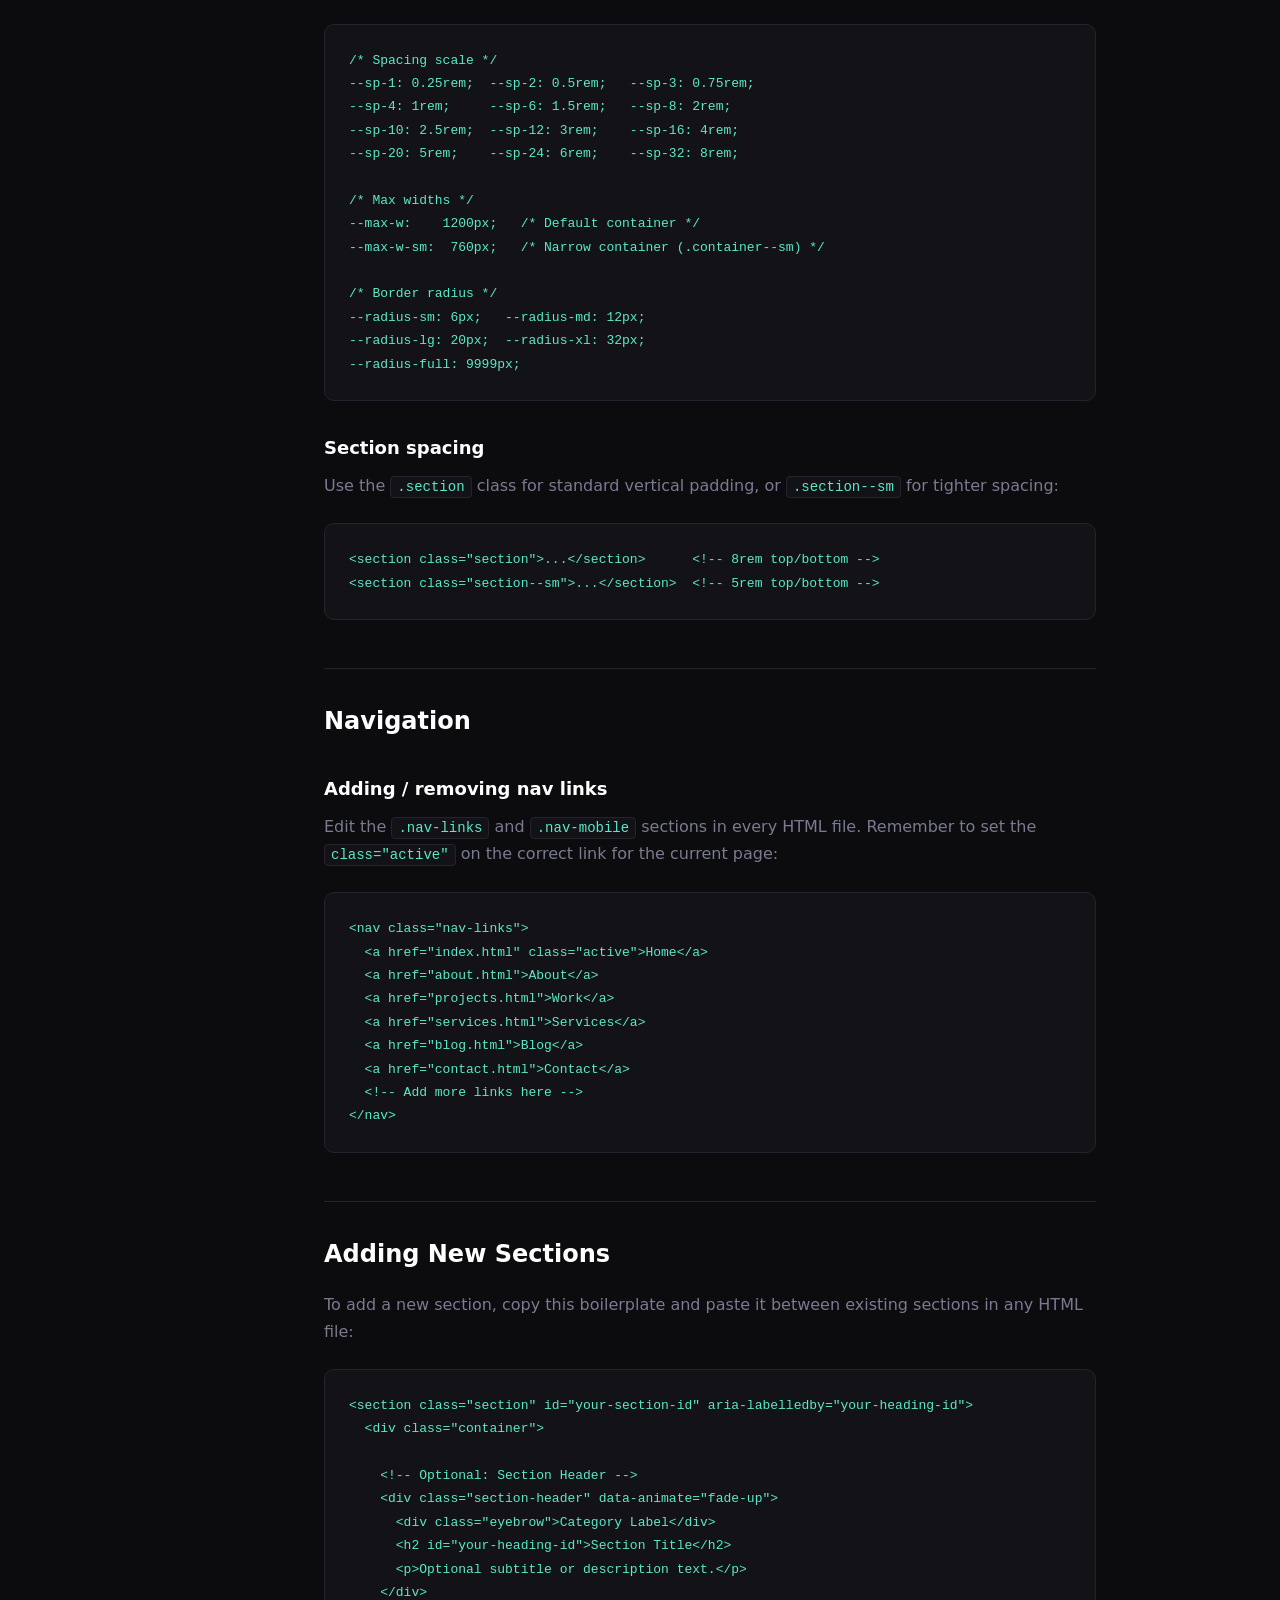
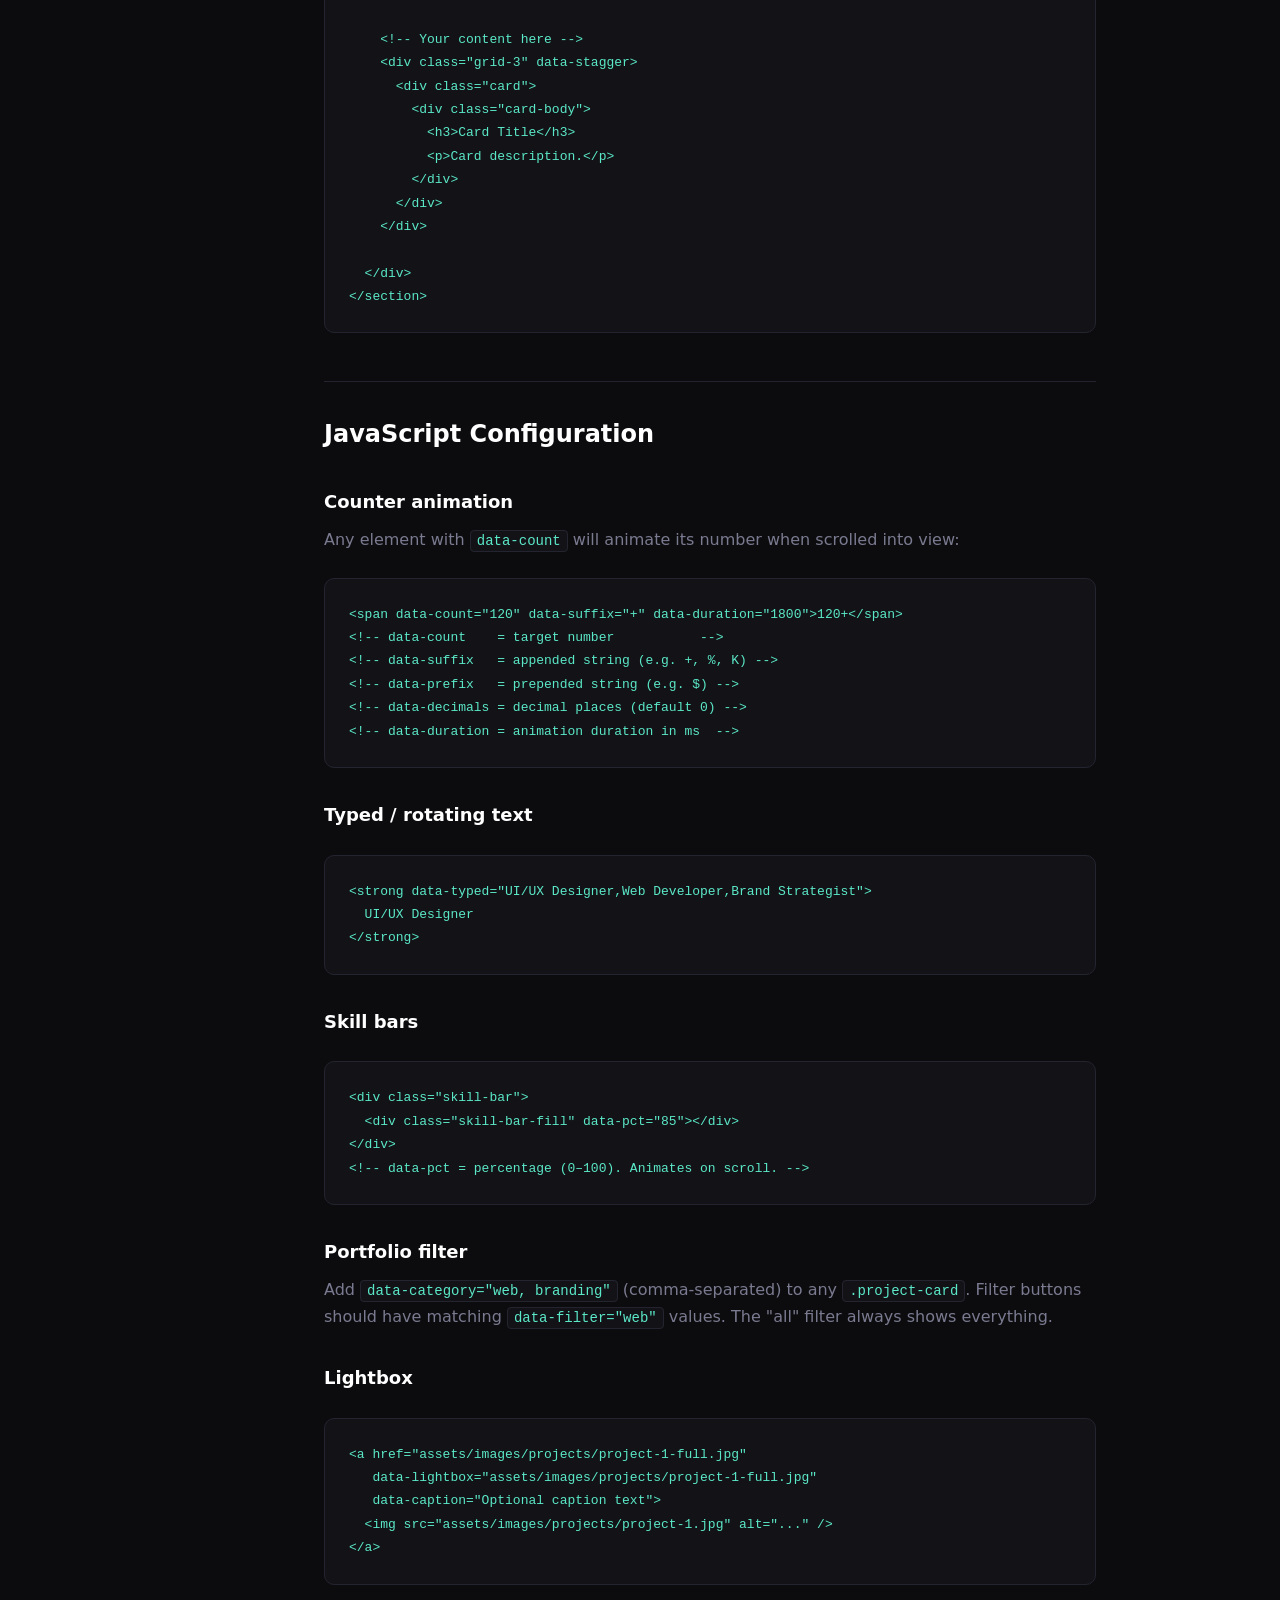
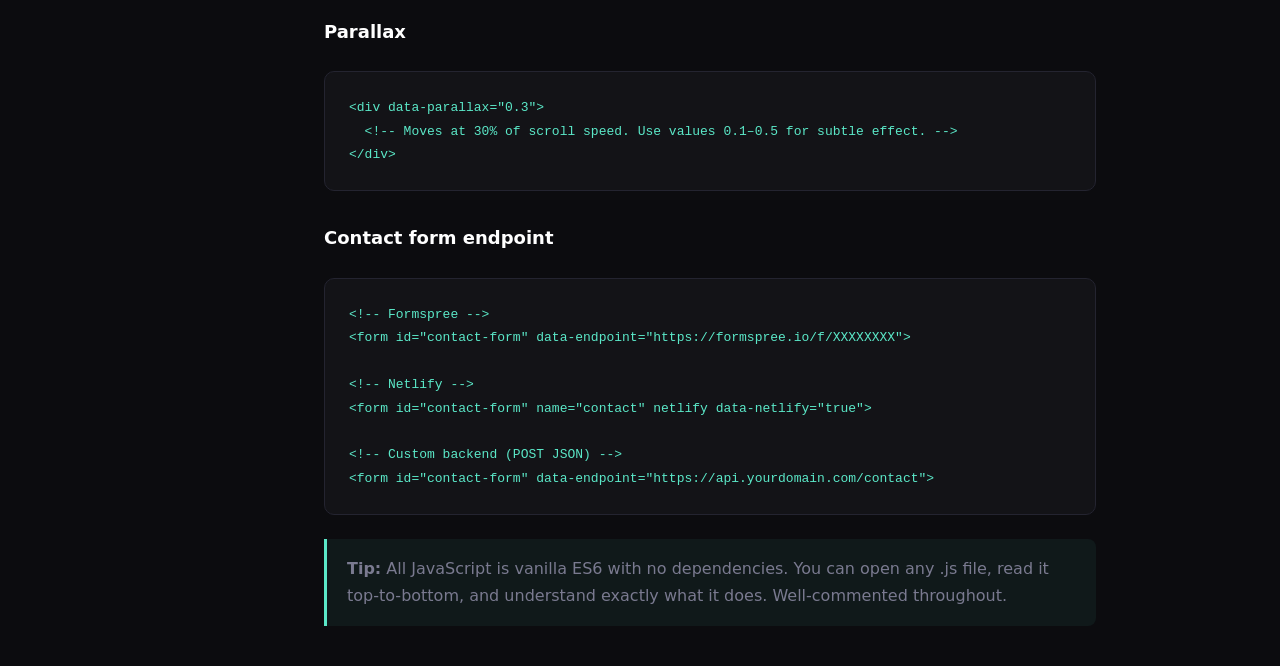
<file: portfolio-pro-template/documentation/customization.html>
<!DOCTYPE html>
<html lang="en">
<head>
  <meta charset="UTF-8" />
  <meta name="viewport" content="width=device-width, initial-scale=1.0" />
  <title>Customization Guide — Portfolio Pro Template</title>
  <style>
    :root {
      --bg:#0C0C0F;--surface:#131317;--border:#242430;--accent:#7B5EF6;
      --accent2:#5BE8C8;--text:#E8E8F0;--muted:#7A7A90;--white:#fff;
      --mono:'JetBrains Mono','Fira Code',monospace;--sans:'Inter',system-ui,sans-serif;
    }
    *{box-sizing:border-box;margin:0;padding:0;}
    body{background:var(--bg);color:var(--text);font-family:var(--sans);line-height:1.7;}
    a{color:var(--accent);}
    .layout{display:flex;min-height:100vh;}
    .sidebar{width:260px;flex-shrink:0;background:var(--surface);border-right:1px solid var(--border);padding:2rem 1.5rem;position:sticky;top:0;height:100vh;overflow-y:auto;}
    .sidebar-logo{font-size:1.25rem;font-weight:800;color:var(--white);margin-bottom:2rem;letter-spacing:-.02em;}
    .sidebar-logo span{color:var(--accent);}
    .sidebar-section{margin-bottom:1.5rem;}
    .sidebar-section h4{font-size:.7rem;text-transform:uppercase;letter-spacing:.12em;color:var(--muted);margin-bottom:.75rem;font-family:var(--mono);}
    .sidebar-section a{display:block;font-size:.875rem;color:var(--muted);padding:.35rem 0;text-decoration:none;transition:color .2s;border-left:2px solid transparent;padding-left:.75rem;margin-left:-.75rem;}
    .sidebar-section a:hover,.sidebar-section a.active{color:var(--accent);border-left-color:var(--accent);}
    .content{flex:1;padding:3rem 4rem;max-width:900px;}
    h1{font-size:2.5rem;font-weight:800;color:var(--white);margin-bottom:1rem;letter-spacing:-.03em;}
    h2{font-size:1.5rem;font-weight:700;color:var(--white);margin:3rem 0 1rem;padding-top:2rem;border-top:1px solid var(--border);}
    h3{font-size:1.125rem;font-weight:600;color:var(--white);margin:2rem 0 .5rem;}
    p{color:var(--muted);margin-bottom:1rem;}
    ul,ol{color:var(--muted);padding-left:1.5rem;margin-bottom:1rem;}
    li{margin-bottom:.5rem;}
    code{font-family:var(--mono);font-size:.875rem;background:var(--surface);border:1px solid var(--border);border-radius:4px;padding:2px 6px;color:var(--accent2);}
    pre{background:var(--surface);border:1px solid var(--border);border-radius:10px;padding:1.5rem;overflow-x:auto;margin:1.5rem 0;}
    pre code{background:none;border:none;padding:0;color:var(--accent2);font-size:.8125rem;line-height:1.8;}
    .callout{border-left:3px solid var(--accent);background:rgba(123,94,246,.06);border-radius:0 8px 8px 0;padding:1rem 1.25rem;margin:1.5rem 0;}
    .callout p{margin:0;}
    .callout.tip{border-color:var(--accent2);background:rgba(91,232,200,.06);}
    .swatch-row{display:flex;flex-wrap:wrap;gap:.75rem;margin:1rem 0;}
    .swatch{width:48px;height:48px;border-radius:10px;border:2px solid var(--border);position:relative;cursor:pointer;}
    .swatch span{position:absolute;bottom:-1.4rem;left:50%;transform:translateX(-50%);font-size:.65rem;font-family:var(--mono);color:var(--muted);white-space:nowrap;}
    table{width:100%;border-collapse:collapse;margin:1.5rem 0;font-size:.875rem;}
    th{background:var(--surface);color:var(--white);padding:.75rem 1rem;text-align:left;border:1px solid var(--border);}
    td{padding:.75rem 1rem;border:1px solid var(--border);color:var(--muted);}
    tr:nth-child(even) td{background:rgba(255,255,255,.02);}
    @media(max-width:768px){.sidebar{display:none;}.content{padding:2rem 1.5rem;}}
  </style>
</head>
<body>
<div class="layout">
  <aside class="sidebar">
    <div class="sidebar-logo">Portfolio<span>Pro</span></div>
    <div class="sidebar-section">
      <h4>Documentation</h4>
      <a href="installation.html">Installation</a>
      <a href="customization.html" class="active">Customization</a>
      <a href="assets-guide.html">Assets Guide</a>
    </div>
    <div class="sidebar-section">
      <h4>On This Page</h4>
      <a href="#colors">Colors</a>
      <a href="#fonts">Fonts</a>
      <a href="#themes">Color Themes</a>
      <a href="#dark-mode">Dark/Light Mode</a>
      <a href="#animations">Animations</a>
      <a href="#layout">Layout &amp; Spacing</a>
      <a href="#nav">Navigation</a>
      <a href="#sections">Adding Sections</a>
      <a href="#scripts">JavaScript Config</a>
    </div>
    <div class="sidebar-section">
      <h4>Resources</h4>
      <a href="../index.html">← Back to Template</a>
    </div>
  </aside>

  <main class="content">
    <p style="font-family:var(--mono);font-size:.75rem;color:var(--muted);text-transform:uppercase;letter-spacing:.1em;margin-bottom:.5rem;">Documentation</p>
    <h1>Customization Guide</h1>
    <p style="font-size:1.125rem;">Everything is customizable through CSS variables, HTML attributes, and a few lines of JavaScript. No framework knowledge required.</p>

    <!-- ── COLORS ── -->
    <h2 id="colors">Colors</h2>
    <p>All colors are defined as CSS custom properties in the <code>:root</code> block of <code>assets/css/style.css</code>. Change them once and the entire template updates.</p>

    <pre><code>/* assets/css/style.css — :root */
:root {
  /* Backgrounds */
  --clr-bg:          #0C0C0F;   /* Main page background */
  --clr-surface:     #131317;   /* Cards, sidebar */
  --clr-surface-2:   #1A1A20;   /* Input fields, code blocks */
  --clr-border:      #242430;   /* All borders and dividers */

  /* Brand Colors — CHANGE THESE */
  --clr-accent:      #7B5EF6;   /* Primary: buttons, links, highlights */
  --clr-accent-2:    #5BE8C8;   /* Secondary: gradients, badges */
  --clr-accent-glow: rgba(123, 94, 246, 0.25); /* Glow shadow — match accent */

  /* Text */
  --clr-text:        #E8E8F0;   /* Body text */
  --clr-text-muted:  #7A7A90;   /* Secondary text, descriptions */
  --clr-text-faint:  #3E3E52;   /* Labels, timestamps */
  --clr-white:       #FFFFFF;   /* Headings */
}</code></pre>

    <h3>Swap to a different accent color</h3>
    <p>To change the primary brand color, update <code>--clr-accent</code> and its corresponding glow:</p>
    <pre><code>/* Example: Electric Blue brand */
--clr-accent:      #3B82F6;
--clr-accent-2:    #06B6D4;
--clr-accent-glow: rgba(59, 130, 246, 0.25);</code></pre>

    <div class="swatch-row">
      <div class="swatch" style="background:#7B5EF6;"><span>Purple</span></div>
      <div class="swatch" style="background:#3B82F6;"><span>Blue</span></div>
      <div class="swatch" style="background:#10B981;"><span>Emerald</span></div>
      <div class="swatch" style="background:#EC4899;"><span>Rose</span></div>
      <div class="swatch" style="background:#F59E0B;"><span>Amber</span></div>
      <div class="swatch" style="background:#EF4444;"><span>Red</span></div>
    </div>
    <br />

    <!-- ── FONTS ── -->
    <h2 id="fonts">Fonts</h2>
    <p>The template uses three typefaces, all from Google Fonts:</p>
    <table>
      <thead><tr><th>Variable</th><th>Default Font</th><th>Usage</th></tr></thead>
      <tbody>
        <tr><td><code>--font-display</code></td><td>Syne</td><td>All headings (h1–h6), logo, stats</td></tr>
        <tr><td><code>--font-body</code></td><td>Inter</td><td>All body text, paragraphs, buttons</td></tr>
        <tr><td><code>--font-mono</code></td><td>JetBrains Mono</td><td>Eyebrows, labels, code, badges</td></tr>
      </tbody>
    </table>

    <h3>Change the display font</h3>
    <p>1. Update the Google Fonts <code>&lt;link&gt;</code> in each HTML file's <code>&lt;head&gt;</code>:</p>
    <pre><code>&lt;!-- Replace Syne with Playfair Display --&gt;
&lt;link rel="stylesheet" href="https://fonts.googleapis.com/css2?
  family=Playfair+Display:wght@400;700;800&amp;
  family=Inter:wght@300;400;500;600&amp;
  family=JetBrains+Mono:wght@400;500&amp;display=swap" /&gt;</code></pre>
    <p>2. Update the variable in <code>style.css</code>:</p>
    <pre><code>--font-display: 'Playfair Display', serif;</code></pre>

    <h3>Self-hosting fonts</h3>
    <p>For GDPR compliance or performance, place font files in <code>assets/fonts/</code> and use <code>@font-face</code> in <code>style.css</code> instead of the Google Fonts import:</p>
    <pre><code>/* Remove the Google Fonts @import at the top of style.css, then add: */
@font-face {
  font-family: 'Syne';
  src: url('../fonts/Syne-Bold.woff2') format('woff2');
  font-weight: 700;
  font-display: swap;
}</code></pre>

    <!-- ── THEMES ── -->
    <h2 id="themes">Built-in Color Themes</h2>
    <p>The template ships with 6 complete color themes defined in <code>assets/css/themes.css</code>. Apply one by setting the <code>data-theme</code> attribute on the <code>&lt;html&gt;</code> element:</p>
    <pre><code>&lt;!-- index.html, about.html, etc. --&gt;
&lt;html lang="en" data-theme="ocean"&gt;</code></pre>
    <table>
      <thead><tr><th>Theme</th><th>Value</th><th>Colors</th></tr></thead>
      <tbody>
        <tr><td>Default</td><td><code>default</code></td><td>Purple / Teal</td></tr>
        <tr><td>Ocean</td><td><code>ocean</code></td><td>Electric Blue / Cyan</td></tr>
        <tr><td>Forest</td><td><code>forest</code></td><td>Emerald / Lime</td></tr>
        <tr><td>Rose</td><td><code>rose</code></td><td>Pink / Coral</td></tr>
        <tr><td>Amber</td><td><code>amber</code></td><td>Gold / Red</td></tr>
        <tr><td>Mono</td><td><code>mono</code></td><td>Pure Grayscale</td></tr>
      </tbody>
    </table>

    <h3>Adding a Theme Switcher Widget</h3>
    <p>Add this HTML anywhere in your page to show a visual swatch picker. The JS in <code>darkmode.js</code> handles it automatically:</p>
    <pre><code>&lt;div class="theme-switcher"&gt;
  &lt;button class="theme-swatch active" data-theme-value="default" aria-label="Default theme"&gt;&lt;/button&gt;
  &lt;button class="theme-swatch" data-theme-value="ocean"   aria-label="Ocean theme"&gt;&lt;/button&gt;
  &lt;button class="theme-swatch" data-theme-value="forest"  aria-label="Forest theme"&gt;&lt;/button&gt;
  &lt;button class="theme-swatch" data-theme-value="rose"    aria-label="Rose theme"&gt;&lt;/button&gt;
  &lt;button class="theme-swatch" data-theme-value="amber"   aria-label="Amber theme"&gt;&lt;/button&gt;
  &lt;button class="theme-swatch" data-theme-value="mono"    aria-label="Mono theme"&gt;&lt;/button&gt;
&lt;/div&gt;</code></pre>

    <h3>Creating a Custom Theme</h3>
    <p>Add a new block to <code>themes.css</code> following the same pattern:</p>
    <pre><code>/* themes.css — add your own */
[data-theme="midnight"] {
  --clr-bg:          #0A0014;
  --clr-surface:     #120022;
  --clr-surface-2:   #1A0030;
  --clr-border:      #2C0050;
  --clr-accent:      #A855F7;
  --clr-accent-2:    #F0ABFC;
  --clr-accent-glow: rgba(168, 85, 247, 0.25);
  --clr-text:        #EDE9FE;
  --clr-text-muted:  #8B5CF6;
  --clr-text-faint:  #4C1D95;
  --clr-white:       #FFFFFF;
}</code></pre>

    <!-- ── DARK MODE ── -->
    <h2 id="dark-mode">Dark / Light Mode</h2>
    <p>The default mode is <strong>dark</strong>. Light mode is applied when <code>body</code> has the class <code>light-mode</code>. The toggle in the navbar handles this automatically and persists via <code>localStorage</code>.</p>

    <h3>Default to light mode</h3>
    <p>To make light mode the default, add the class to <code>&lt;body&gt;</code> in every HTML file:</p>
    <pre><code>&lt;body class="light-mode"&gt;</code></pre>

    <h3>Disable dark mode toggle</h3>
    <p>Remove the toggle button from the navbar in each HTML file and comment out <code>darkmode.js</code> in the script tags. The site will stay in whatever mode <code>&lt;body&gt;</code> starts in.</p>

    <h3>Customise light mode colours</h3>
    <p>Light mode overrides live in <code>assets/css/dark-mode.css</code> under the <code>body.light-mode</code> selector:</p>
    <pre><code>/* dark-mode.css */
body.light-mode {
  --clr-bg:         #F7F7FA;
  --clr-surface:    #FFFFFF;
  --clr-accent:     #6648E8;  /* Slightly darker for contrast on white */
  /* ... */
}</code></pre>

    <!-- ── ANIMATIONS ── -->
    <h2 id="animations">Animations</h2>
    <p>Animations are powered by <code>IntersectionObserver</code> — no GSAP or external library needed. Any element with a <code>data-animate</code> attribute will animate in when it enters the viewport.</p>

    <h3>Animation variants</h3>
    <table>
      <thead><tr><th>Attribute</th><th>Effect</th></tr></thead>
      <tbody>
        <tr><td><code>data-animate="fade-up"</code></td><td>Fade in from below (most common)</td></tr>
        <tr><td><code>data-animate="fade-down"</code></td><td>Fade in from above</td></tr>
        <tr><td><code>data-animate="fade-left"</code></td><td>Slide in from left</td></tr>
        <tr><td><code>data-animate="fade-right"</code></td><td>Slide in from right</td></tr>
        <tr><td><code>data-animate="fade-scale"</code></td><td>Scale up from 92%</td></tr>
        <tr><td><code>data-animate="fade"</code></td><td>Opacity only, no transform</td></tr>
      </tbody>
    </table>

    <h3>Stagger children</h3>
    <p>Add <code>data-stagger</code> to a parent element to automatically stagger the entrance animation of all direct children:</p>
    <pre><code>&lt;div class="grid-3" data-stagger&gt;
  &lt;div class="card"&gt;...&lt;/div&gt;
  &lt;div class="card"&gt;...&lt;/div&gt;  &lt;!-- 80ms delay --&gt;
  &lt;div class="card"&gt;...&lt;/div&gt;  &lt;!-- 160ms delay --&gt;
&lt;/div&gt;</code></pre>

    <h3>Delay individual elements</h3>
    <pre><code>&lt;h2 data-animate="fade-up"&gt;Title&lt;/h2&gt;
&lt;p  data-animate="fade-up" data-delay="200"&gt;Subtitle&lt;/p&gt;
&lt;div data-animate="fade-up" data-delay="400"&gt;Buttons&lt;/div&gt;</code></pre>

    <h3>Disable all animations</h3>
    <p>Remove <code>animations.css</code> from the <code>&lt;head&gt;</code> of each HTML file. The <code>prefers-reduced-motion</code> media query already disables animations automatically for users who have enabled that OS setting.</p>

    <!-- ── LAYOUT ── -->
    <h2 id="layout">Layout &amp; Spacing</h2>
    <p>All spacing, max-widths, and border radii are tokenised in <code>style.css</code>:</p>
    <pre><code>/* Spacing scale */
--sp-1: 0.25rem;  --sp-2: 0.5rem;   --sp-3: 0.75rem;
--sp-4: 1rem;     --sp-6: 1.5rem;   --sp-8: 2rem;
--sp-10: 2.5rem;  --sp-12: 3rem;    --sp-16: 4rem;
--sp-20: 5rem;    --sp-24: 6rem;    --sp-32: 8rem;

/* Max widths */
--max-w:    1200px;   /* Default container */
--max-w-sm:  760px;   /* Narrow container (.container--sm) */

/* Border radius */
--radius-sm: 6px;   --radius-md: 12px;
--radius-lg: 20px;  --radius-xl: 32px;
--radius-full: 9999px;</code></pre>

    <h3>Section spacing</h3>
    <p>Use the <code>.section</code> class for standard vertical padding, or <code>.section--sm</code> for tighter spacing:</p>
    <pre><code>&lt;section class="section"&gt;...&lt;/section&gt;      &lt;!-- 8rem top/bottom --&gt;
&lt;section class="section--sm"&gt;...&lt;/section&gt;  &lt;!-- 5rem top/bottom --&gt;</code></pre>

    <!-- ── NAVIGATION ── -->
    <h2 id="nav">Navigation</h2>
    <h3>Adding / removing nav links</h3>
    <p>Edit the <code>.nav-links</code> and <code>.nav-mobile</code> sections in every HTML file. Remember to set the <code>class="active"</code> on the correct link for the current page:</p>
    <pre><code>&lt;nav class="nav-links"&gt;
  &lt;a href="index.html" class="active"&gt;Home&lt;/a&gt;
  &lt;a href="about.html"&gt;About&lt;/a&gt;
  &lt;a href="projects.html"&gt;Work&lt;/a&gt;
  &lt;a href="services.html"&gt;Services&lt;/a&gt;
  &lt;a href="blog.html"&gt;Blog&lt;/a&gt;
  &lt;a href="contact.html"&gt;Contact&lt;/a&gt;
  &lt;!-- Add more links here --&gt;
&lt;/nav&gt;</code></pre>

    <!-- ── SECTIONS ── -->
    <h2 id="sections">Adding New Sections</h2>
    <p>To add a new section, copy this boilerplate and paste it between existing sections in any HTML file:</p>
    <pre><code>&lt;section class="section" id="your-section-id" aria-labelledby="your-heading-id"&gt;
  &lt;div class="container"&gt;

    &lt;!-- Optional: Section Header --&gt;
    &lt;div class="section-header" data-animate="fade-up"&gt;
      &lt;div class="eyebrow"&gt;Category Label&lt;/div&gt;
      &lt;h2 id="your-heading-id"&gt;Section Title&lt;/h2&gt;
      &lt;p&gt;Optional subtitle or description text.&lt;/p&gt;
    &lt;/div&gt;

    &lt;!-- Your content here --&gt;
    &lt;div class="grid-3" data-stagger&gt;
      &lt;div class="card"&gt;
        &lt;div class="card-body"&gt;
          &lt;h3&gt;Card Title&lt;/h3&gt;
          &lt;p&gt;Card description.&lt;/p&gt;
        &lt;/div&gt;
      &lt;/div&gt;
    &lt;/div&gt;

  &lt;/div&gt;
&lt;/section&gt;</code></pre>

    <!-- ── JS CONFIG ── -->
    <h2 id="scripts">JavaScript Configuration</h2>
    <h3>Counter animation</h3>
    <p>Any element with <code>data-count</code> will animate its number when scrolled into view:</p>
    <pre><code>&lt;span data-count="120" data-suffix="+" data-duration="1800"&gt;120+&lt;/span&gt;
&lt;!-- data-count    = target number           --&gt;
&lt;!-- data-suffix   = appended string (e.g. +, %, K) --&gt;
&lt;!-- data-prefix   = prepended string (e.g. $) --&gt;
&lt;!-- data-decimals = decimal places (default 0) --&gt;
&lt;!-- data-duration = animation duration in ms  --&gt;</code></pre>

    <h3>Typed / rotating text</h3>
    <pre><code>&lt;strong data-typed="UI/UX Designer,Web Developer,Brand Strategist"&gt;
  UI/UX Designer
&lt;/strong&gt;</code></pre>

    <h3>Skill bars</h3>
    <pre><code>&lt;div class="skill-bar"&gt;
  &lt;div class="skill-bar-fill" data-pct="85"&gt;&lt;/div&gt;
&lt;/div&gt;
&lt;!-- data-pct = percentage (0–100). Animates on scroll. --&gt;</code></pre>

    <h3>Portfolio filter</h3>
    <p>Add <code>data-category="web, branding"</code> (comma-separated) to any <code>.project-card</code>. Filter buttons should have matching <code>data-filter="web"</code> values. The "all" filter always shows everything.</p>

    <h3>Lightbox</h3>
    <pre><code>&lt;a href="assets/images/projects/project-1-full.jpg"
   data-lightbox="assets/images/projects/project-1-full.jpg"
   data-caption="Optional caption text"&gt;
  &lt;img src="assets/images/projects/project-1.jpg" alt="..." /&gt;
&lt;/a&gt;</code></pre>

    <h3>Parallax</h3>
    <pre><code>&lt;div data-parallax="0.3"&gt;
  &lt;!-- Moves at 30% of scroll speed. Use values 0.1–0.5 for subtle effect. --&gt;
&lt;/div&gt;</code></pre>

    <h3>Contact form endpoint</h3>
    <pre><code>&lt;!-- Formspree --&gt;
&lt;form id="contact-form" data-endpoint="https://formspree.io/f/XXXXXXXX"&gt;

&lt;!-- Netlify --&gt;
&lt;form id="contact-form" name="contact" netlify data-netlify="true"&gt;

&lt;!-- Custom backend (POST JSON) --&gt;
&lt;form id="contact-form" data-endpoint="https://api.yourdomain.com/contact"&gt;</code></pre>

    <div class="callout tip">
      <p><strong>Tip:</strong> All JavaScript is vanilla ES6 with no dependencies. You can open any .js file, read it top-to-bottom, and understand exactly what it does. Well-commented throughout.</p>
    </div>
  </main>
</div>
</body>
</html>
</file>
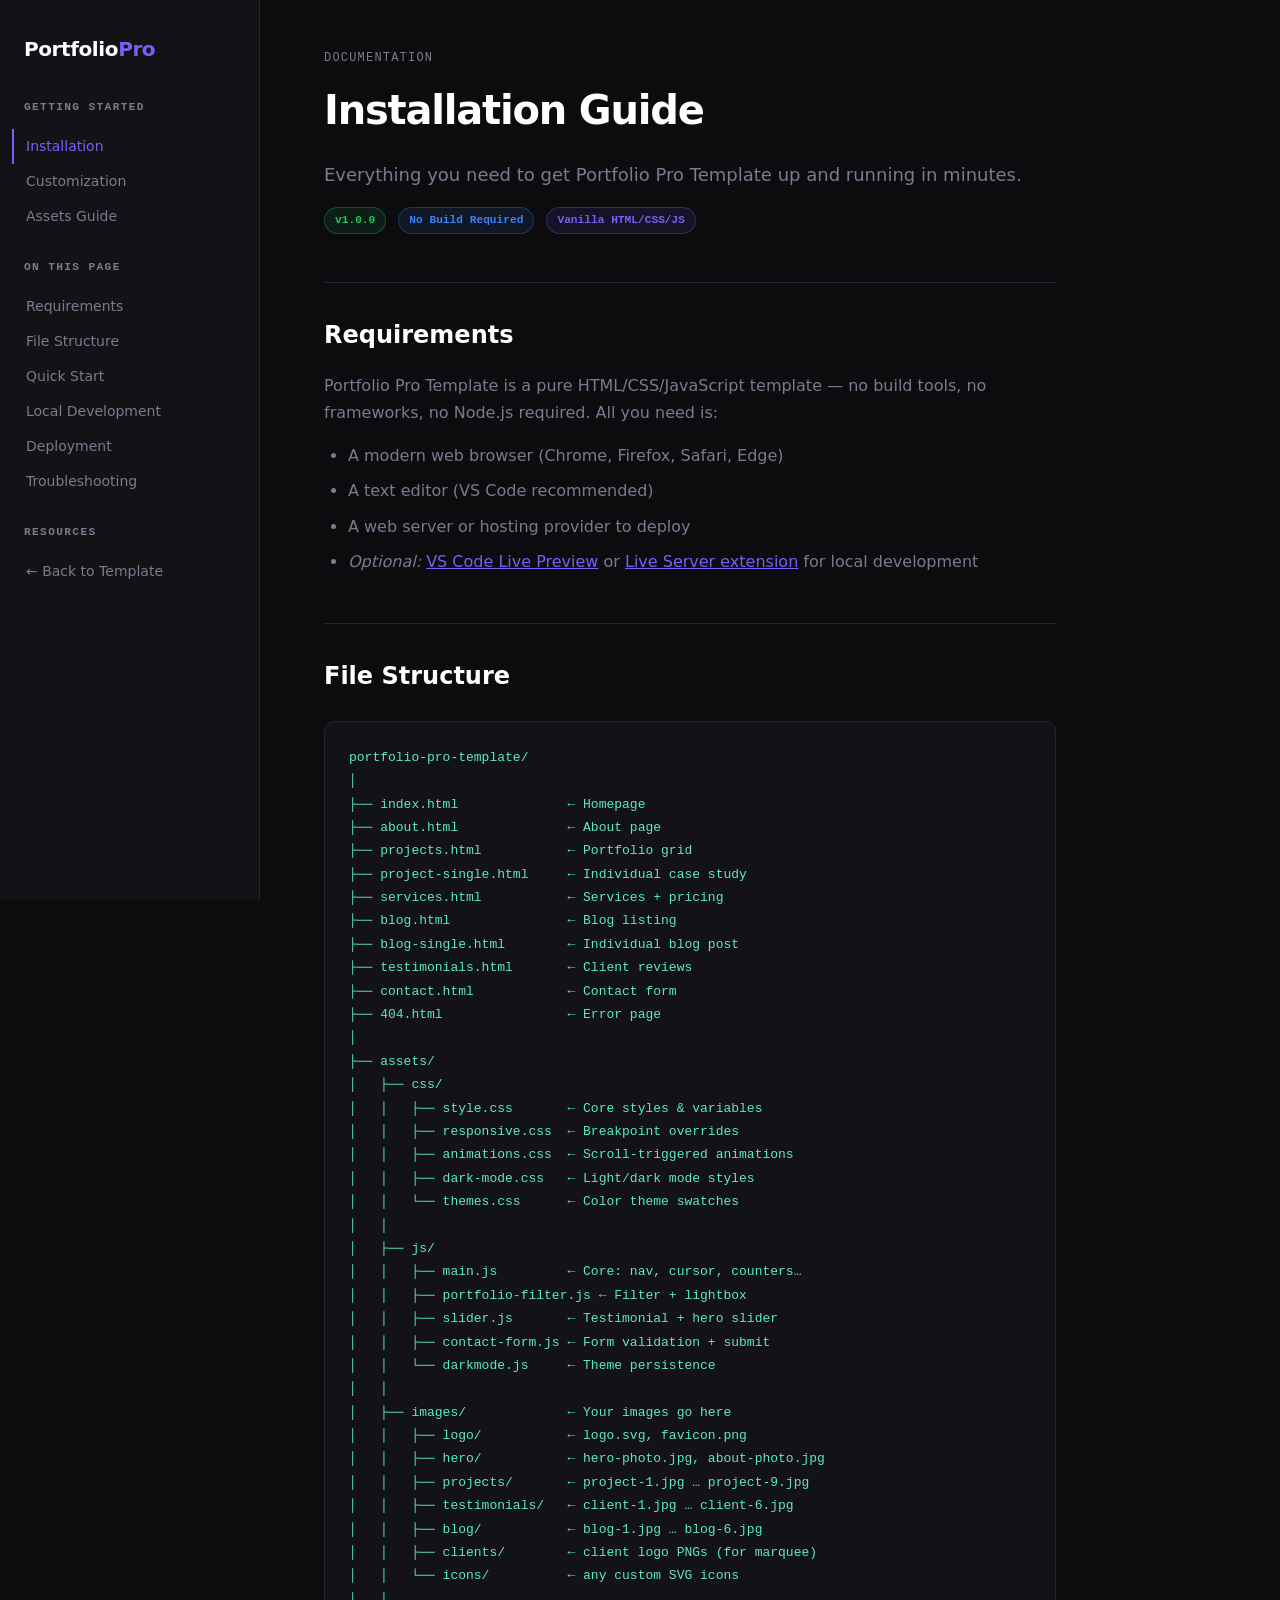
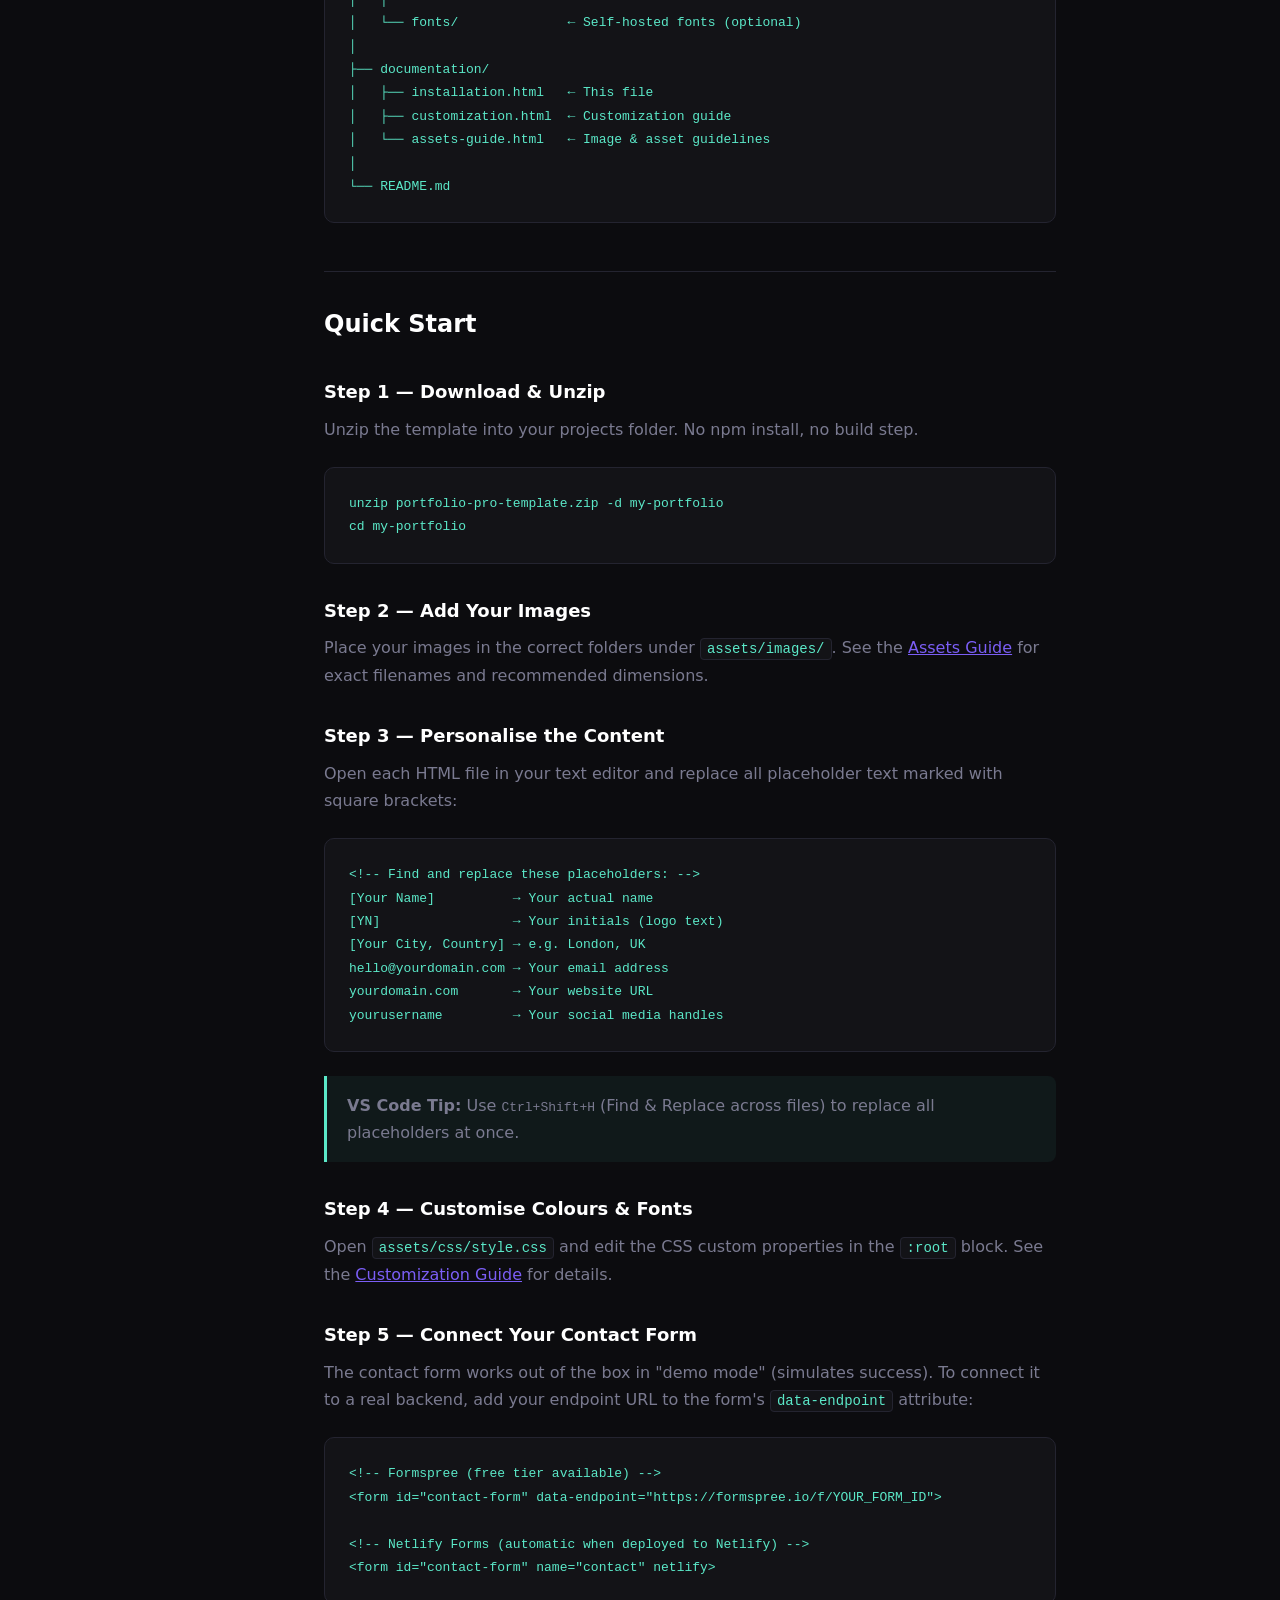
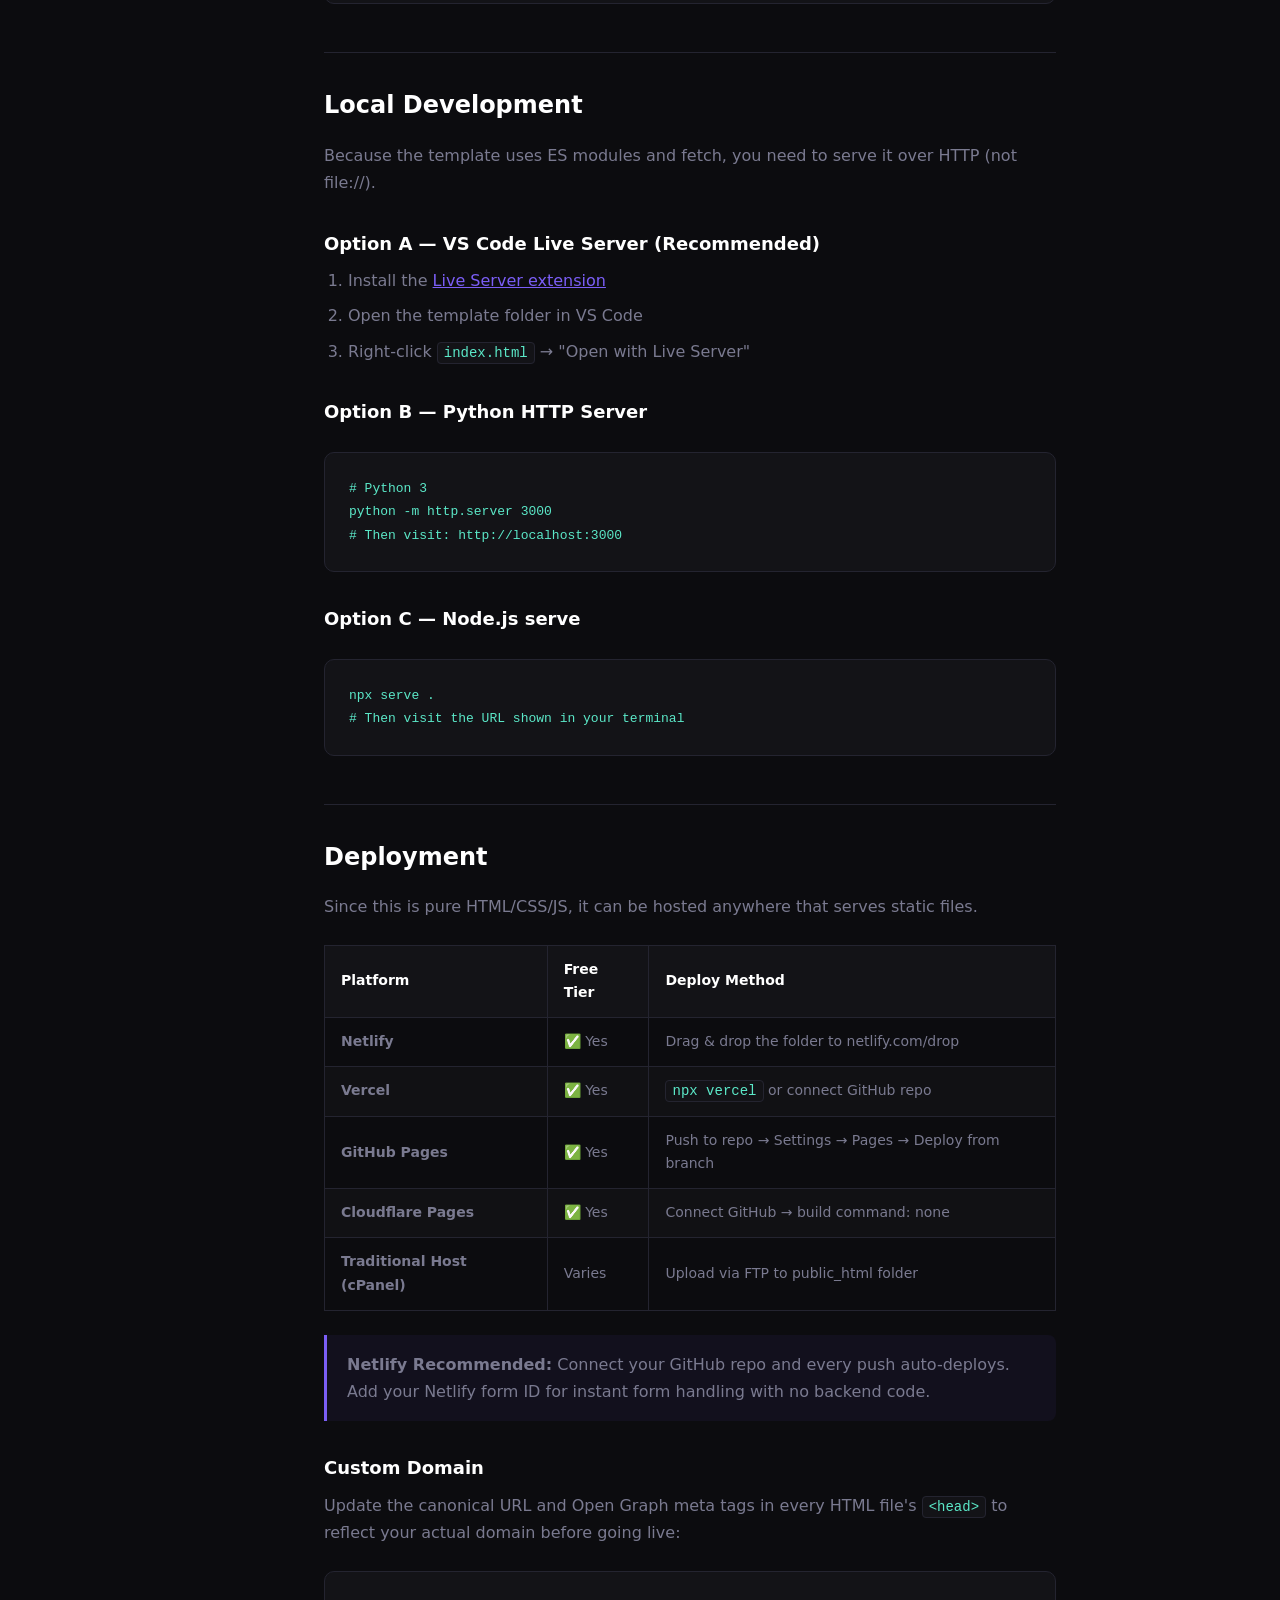
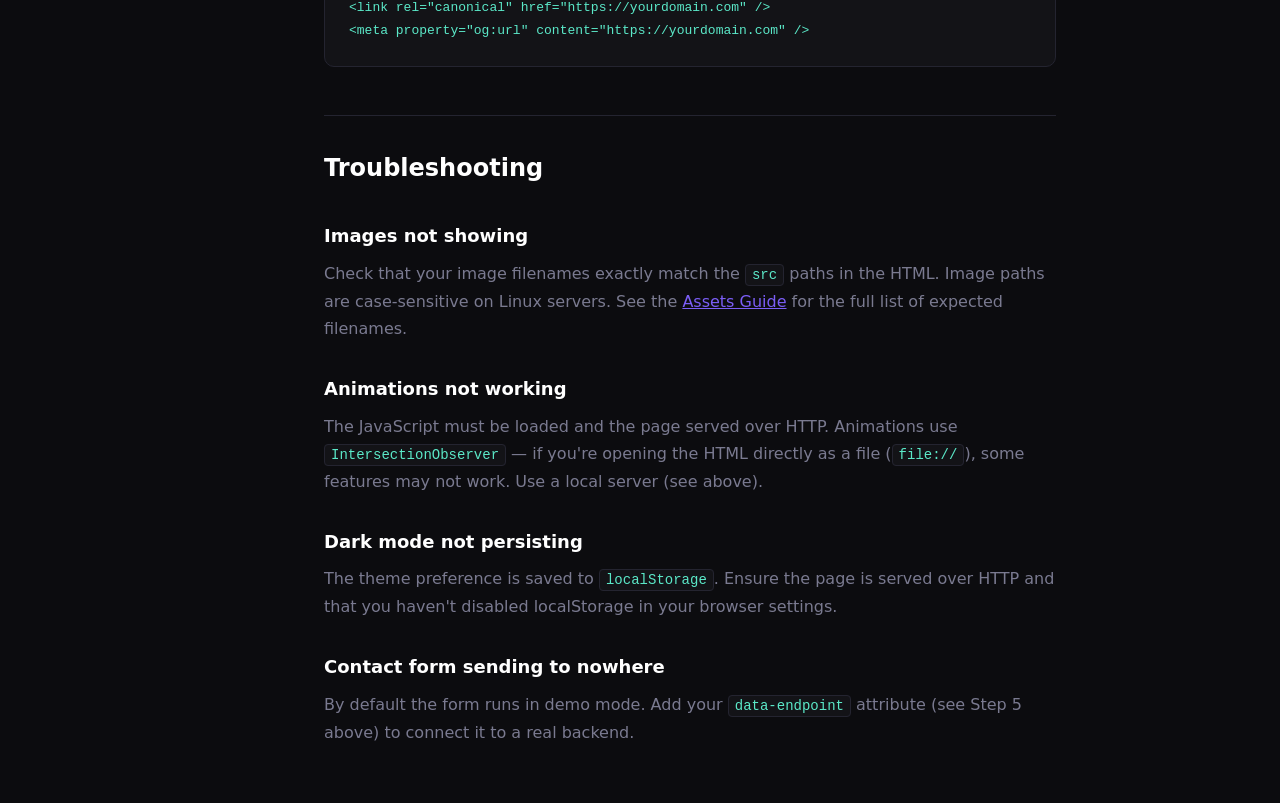
<file: portfolio-pro-template/documentation/installation.html>
<!DOCTYPE html>
<html lang="en">
<head>
  <meta charset="UTF-8" />
  <meta name="viewport" content="width=device-width, initial-scale=1.0" />
  <title>Installation Guide — Portfolio Pro Template</title>
  <style>
    :root {
      --bg: #0C0C0F; --surface: #131317; --border: #242430;
      --accent: #7B5EF6; --accent2: #5BE8C8; --text: #E8E8F0;
      --muted: #7A7A90; --white: #fff;
      --mono: 'JetBrains Mono', 'Fira Code', monospace;
      --sans: 'Inter', system-ui, sans-serif;
    }
    * { box-sizing: border-box; margin: 0; padding: 0; }
    body { background: var(--bg); color: var(--text); font-family: var(--sans); line-height: 1.7; }
    a { color: var(--accent); }
    .layout { display: flex; min-height: 100vh; }
    .sidebar {
      width: 260px; flex-shrink: 0; background: var(--surface);
      border-right: 1px solid var(--border); padding: 2rem 1.5rem;
      position: sticky; top: 0; height: 100vh; overflow-y: auto;
    }
    .sidebar-logo { font-size: 1.25rem; font-weight: 800; color: var(--white); margin-bottom: 2rem; letter-spacing: -.02em; }
    .sidebar-logo span { color: var(--accent); }
    .sidebar-section { margin-bottom: 1.5rem; }
    .sidebar-section h4 { font-size: .7rem; text-transform: uppercase; letter-spacing: .12em; color: var(--muted); margin-bottom: .75rem; font-family: var(--mono); }
    .sidebar-section a { display: block; font-size: .875rem; color: var(--muted); padding: .35rem 0; text-decoration: none; transition: color .2s; border-left: 2px solid transparent; padding-left: .75rem; margin-left: -.75rem; }
    .sidebar-section a:hover, .sidebar-section a.active { color: var(--accent); border-left-color: var(--accent); }
    .content { flex: 1; padding: 3rem 4rem; max-width: 860px; }
    h1 { font-size: 2.5rem; font-weight: 800; color: var(--white); margin-bottom: 1rem; letter-spacing: -.03em; }
    h2 { font-size: 1.5rem; font-weight: 700; color: var(--white); margin: 3rem 0 1rem; padding-top: 2rem; border-top: 1px solid var(--border); }
    h3 { font-size: 1.125rem; font-weight: 600; color: var(--white); margin: 2rem 0 .5rem; }
    p { color: var(--muted); margin-bottom: 1rem; }
    ul, ol { color: var(--muted); padding-left: 1.5rem; margin-bottom: 1rem; }
    li { margin-bottom: .5rem; }
    code { font-family: var(--mono); font-size: .875rem; background: var(--surface); border: 1px solid var(--border); border-radius: 4px; padding: 2px 6px; color: var(--accent2); }
    pre { background: var(--surface); border: 1px solid var(--border); border-radius: 10px; padding: 1.5rem; overflow-x: auto; margin: 1.5rem 0; }
    pre code { background: none; border: none; padding: 0; color: var(--accent2); font-size: .8125rem; line-height: 1.8; }
    .badge { display: inline-block; padding: 3px 10px; border-radius: 999px; font-size: .7rem; font-weight: 600; font-family: var(--mono); border: 1px solid; margin-right: .25rem; }
    .badge-green  { background: rgba(34,197,94,.1);  border-color: rgba(34,197,94,.3);  color: #22c55e; }
    .badge-blue   { background: rgba(59,130,246,.1); border-color: rgba(59,130,246,.3); color: #3b82f6; }
    .badge-purple { background: rgba(123,94,246,.1); border-color: rgba(123,94,246,.3); color: var(--accent); }
    .callout { border-left: 3px solid var(--accent); background: rgba(123,94,246,.06); border-radius: 0 8px 8px 0; padding: 1rem 1.25rem; margin: 1.5rem 0; }
    .callout p { margin: 0; }
    .callout.tip  { border-color: var(--accent2); background: rgba(91,232,200,.06); }
    .callout.warn { border-color: #f59e0b; background: rgba(245,158,11,.06); }
    table { width: 100%; border-collapse: collapse; margin: 1.5rem 0; font-size: .875rem; }
    th { background: var(--surface); color: var(--white); padding: .75rem 1rem; text-align: left; border: 1px solid var(--border); }
    td { padding: .75rem 1rem; border: 1px solid var(--border); color: var(--muted); }
    tr:nth-child(even) td { background: rgba(255,255,255,.02); }
    @media (max-width: 768px) { .sidebar { display: none; } .content { padding: 2rem 1.5rem; } }
  </style>
</head>
<body>
<div class="layout">
  <aside class="sidebar">
    <div class="sidebar-logo">Portfolio<span>Pro</span></div>
    <div class="sidebar-section">
      <h4>Getting Started</h4>
      <a href="installation.html" class="active">Installation</a>
      <a href="customization.html">Customization</a>
      <a href="assets-guide.html">Assets Guide</a>
    </div>
    <div class="sidebar-section">
      <h4>On This Page</h4>
      <a href="#requirements">Requirements</a>
      <a href="#structure">File Structure</a>
      <a href="#quickstart">Quick Start</a>
      <a href="#local-dev">Local Development</a>
      <a href="#deployment">Deployment</a>
      <a href="#troubleshooting">Troubleshooting</a>
    </div>
    <div class="sidebar-section">
      <h4>Resources</h4>
      <a href="../index.html">← Back to Template</a>
    </div>
  </aside>

  <main class="content">
    <p style="font-family:var(--mono);font-size:.75rem;color:var(--muted);text-transform:uppercase;letter-spacing:.1em;margin-bottom:.5rem;">Documentation</p>
    <h1>Installation Guide</h1>
    <p style="font-size:1.125rem;">Everything you need to get Portfolio Pro Template up and running in minutes.</p>

    <div style="display:flex;gap:.5rem;flex-wrap:wrap;margin-bottom:2rem;">
      <span class="badge badge-green">v1.0.0</span>
      <span class="badge badge-blue">No Build Required</span>
      <span class="badge badge-purple">Vanilla HTML/CSS/JS</span>
    </div>

    <h2 id="requirements">Requirements</h2>
    <p>Portfolio Pro Template is a pure HTML/CSS/JavaScript template — no build tools, no frameworks, no Node.js required. All you need is:</p>
    <ul>
      <li>A modern web browser (Chrome, Firefox, Safari, Edge)</li>
      <li>A text editor (VS Code recommended)</li>
      <li>A web server or hosting provider to deploy</li>
      <li><em>Optional:</em> <a href="https://code.visualstudio.com/docs/editor/live-preview">VS Code Live Preview</a> or <a href="https://marketplace.visualstudio.com/items?itemName=ritwickdey.LiveServer">Live Server extension</a> for local development</li>
    </ul>

    <h2 id="structure">File Structure</h2>
    <pre><code>portfolio-pro-template/
│
├── index.html              ← Homepage
├── about.html              ← About page
├── projects.html           ← Portfolio grid
├── project-single.html     ← Individual case study
├── services.html           ← Services + pricing
├── blog.html               ← Blog listing
├── blog-single.html        ← Individual blog post
├── testimonials.html       ← Client reviews
├── contact.html            ← Contact form
├── 404.html                ← Error page
│
├── assets/
│   ├── css/
│   │   ├── style.css       ← Core styles & variables
│   │   ├── responsive.css  ← Breakpoint overrides
│   │   ├── animations.css  ← Scroll-triggered animations
│   │   ├── dark-mode.css   ← Light/dark mode styles
│   │   └── themes.css      ← Color theme swatches
│   │
│   ├── js/
│   │   ├── main.js         ← Core: nav, cursor, counters…
│   │   ├── portfolio-filter.js ← Filter + lightbox
│   │   ├── slider.js       ← Testimonial + hero slider
│   │   ├── contact-form.js ← Form validation + submit
│   │   └── darkmode.js     ← Theme persistence
│   │
│   ├── images/             ← Your images go here
│   │   ├── logo/           ← logo.svg, favicon.png
│   │   ├── hero/           ← hero-photo.jpg, about-photo.jpg
│   │   ├── projects/       ← project-1.jpg … project-9.jpg
│   │   ├── testimonials/   ← client-1.jpg … client-6.jpg
│   │   ├── blog/           ← blog-1.jpg … blog-6.jpg
│   │   ├── clients/        ← client logo PNGs (for marquee)
│   │   └── icons/          ← any custom SVG icons
│   │
│   └── fonts/              ← Self-hosted fonts (optional)
│
├── documentation/
│   ├── installation.html   ← This file
│   ├── customization.html  ← Customization guide
│   └── assets-guide.html   ← Image & asset guidelines
│
└── README.md</code></pre>

    <h2 id="quickstart">Quick Start</h2>
    <h3>Step 1 — Download &amp; Unzip</h3>
    <p>Unzip the template into your projects folder. No npm install, no build step.</p>
    <pre><code>unzip portfolio-pro-template.zip -d my-portfolio
cd my-portfolio</code></pre>

    <h3>Step 2 — Add Your Images</h3>
    <p>Place your images in the correct folders under <code>assets/images/</code>. See the <a href="assets-guide.html">Assets Guide</a> for exact filenames and recommended dimensions.</p>

    <h3>Step 3 — Personalise the Content</h3>
    <p>Open each HTML file in your text editor and replace all placeholder text marked with square brackets:</p>
    <pre><code>&lt;!-- Find and replace these placeholders: --&gt;
[Your Name]          → Your actual name
[YN]                 → Your initials (logo text)
[Your City, Country] → e.g. London, UK
hello@yourdomain.com → Your email address
yourdomain.com       → Your website URL
yourusername         → Your social media handles</code></pre>

    <div class="callout tip">
      <p><strong>VS Code Tip:</strong> Use <kbd>Ctrl+Shift+H</kbd> (Find &amp; Replace across files) to replace all placeholders at once.</p>
    </div>

    <h3>Step 4 — Customise Colours &amp; Fonts</h3>
    <p>Open <code>assets/css/style.css</code> and edit the CSS custom properties in the <code>:root</code> block. See the <a href="customization.html">Customization Guide</a> for details.</p>

    <h3>Step 5 — Connect Your Contact Form</h3>
    <p>The contact form works out of the box in "demo mode" (simulates success). To connect it to a real backend, add your endpoint URL to the form's <code>data-endpoint</code> attribute:</p>
    <pre><code>&lt;!-- Formspree (free tier available) --&gt;
&lt;form id="contact-form" data-endpoint="https://formspree.io/f/YOUR_FORM_ID"&gt;

&lt;!-- Netlify Forms (automatic when deployed to Netlify) --&gt;
&lt;form id="contact-form" name="contact" netlify&gt;</code></pre>

    <h2 id="local-dev">Local Development</h2>
    <p>Because the template uses ES modules and fetch, you need to serve it over HTTP (not file://).</p>
    <h3>Option A — VS Code Live Server (Recommended)</h3>
    <ol>
      <li>Install the <a href="https://marketplace.visualstudio.com/items?itemName=ritwickdey.LiveServer" target="_blank" rel="noopener">Live Server extension</a></li>
      <li>Open the template folder in VS Code</li>
      <li>Right-click <code>index.html</code> → "Open with Live Server"</li>
    </ol>
    <h3>Option B — Python HTTP Server</h3>
    <pre><code># Python 3
python -m http.server 3000
# Then visit: http://localhost:3000</code></pre>
    <h3>Option C — Node.js serve</h3>
    <pre><code>npx serve .
# Then visit the URL shown in your terminal</code></pre>

    <h2 id="deployment">Deployment</h2>
    <p>Since this is pure HTML/CSS/JS, it can be hosted anywhere that serves static files.</p>
    <table>
      <thead><tr><th>Platform</th><th>Free Tier</th><th>Deploy Method</th></tr></thead>
      <tbody>
        <tr><td><strong>Netlify</strong></td><td>✅ Yes</td><td>Drag &amp; drop the folder to netlify.com/drop</td></tr>
        <tr><td><strong>Vercel</strong></td><td>✅ Yes</td><td><code>npx vercel</code> or connect GitHub repo</td></tr>
        <tr><td><strong>GitHub Pages</strong></td><td>✅ Yes</td><td>Push to repo → Settings → Pages → Deploy from branch</td></tr>
        <tr><td><strong>Cloudflare Pages</strong></td><td>✅ Yes</td><td>Connect GitHub → build command: none</td></tr>
        <tr><td><strong>Traditional Host (cPanel)</strong></td><td>Varies</td><td>Upload via FTP to public_html folder</td></tr>
      </tbody>
    </table>

    <div class="callout">
      <p><strong>Netlify Recommended:</strong> Connect your GitHub repo and every push auto-deploys. Add your Netlify form ID for instant form handling with no backend code.</p>
    </div>

    <h3>Custom Domain</h3>
    <p>Update the canonical URL and Open Graph meta tags in every HTML file's <code>&lt;head&gt;</code> to reflect your actual domain before going live:</p>
    <pre><code>&lt;link rel="canonical" href="https://yourdomain.com" /&gt;
&lt;meta property="og:url" content="https://yourdomain.com" /&gt;</code></pre>

    <h2 id="troubleshooting">Troubleshooting</h2>
    <h3>Images not showing</h3>
    <p>Check that your image filenames exactly match the <code>src</code> paths in the HTML. Image paths are case-sensitive on Linux servers. See the <a href="assets-guide.html">Assets Guide</a> for the full list of expected filenames.</p>
    <h3>Animations not working</h3>
    <p>The JavaScript must be loaded and the page served over HTTP. Animations use <code>IntersectionObserver</code> — if you're opening the HTML directly as a file (<code>file://</code>), some features may not work. Use a local server (see above).</p>
    <h3>Dark mode not persisting</h3>
    <p>The theme preference is saved to <code>localStorage</code>. Ensure the page is served over HTTP and that you haven't disabled localStorage in your browser settings.</p>
    <h3>Contact form sending to nowhere</h3>
    <p>By default the form runs in demo mode. Add your <code>data-endpoint</code> attribute (see Step 5 above) to connect it to a real backend.</p>
  </main>
</div>
</body>
</html>
</file>
